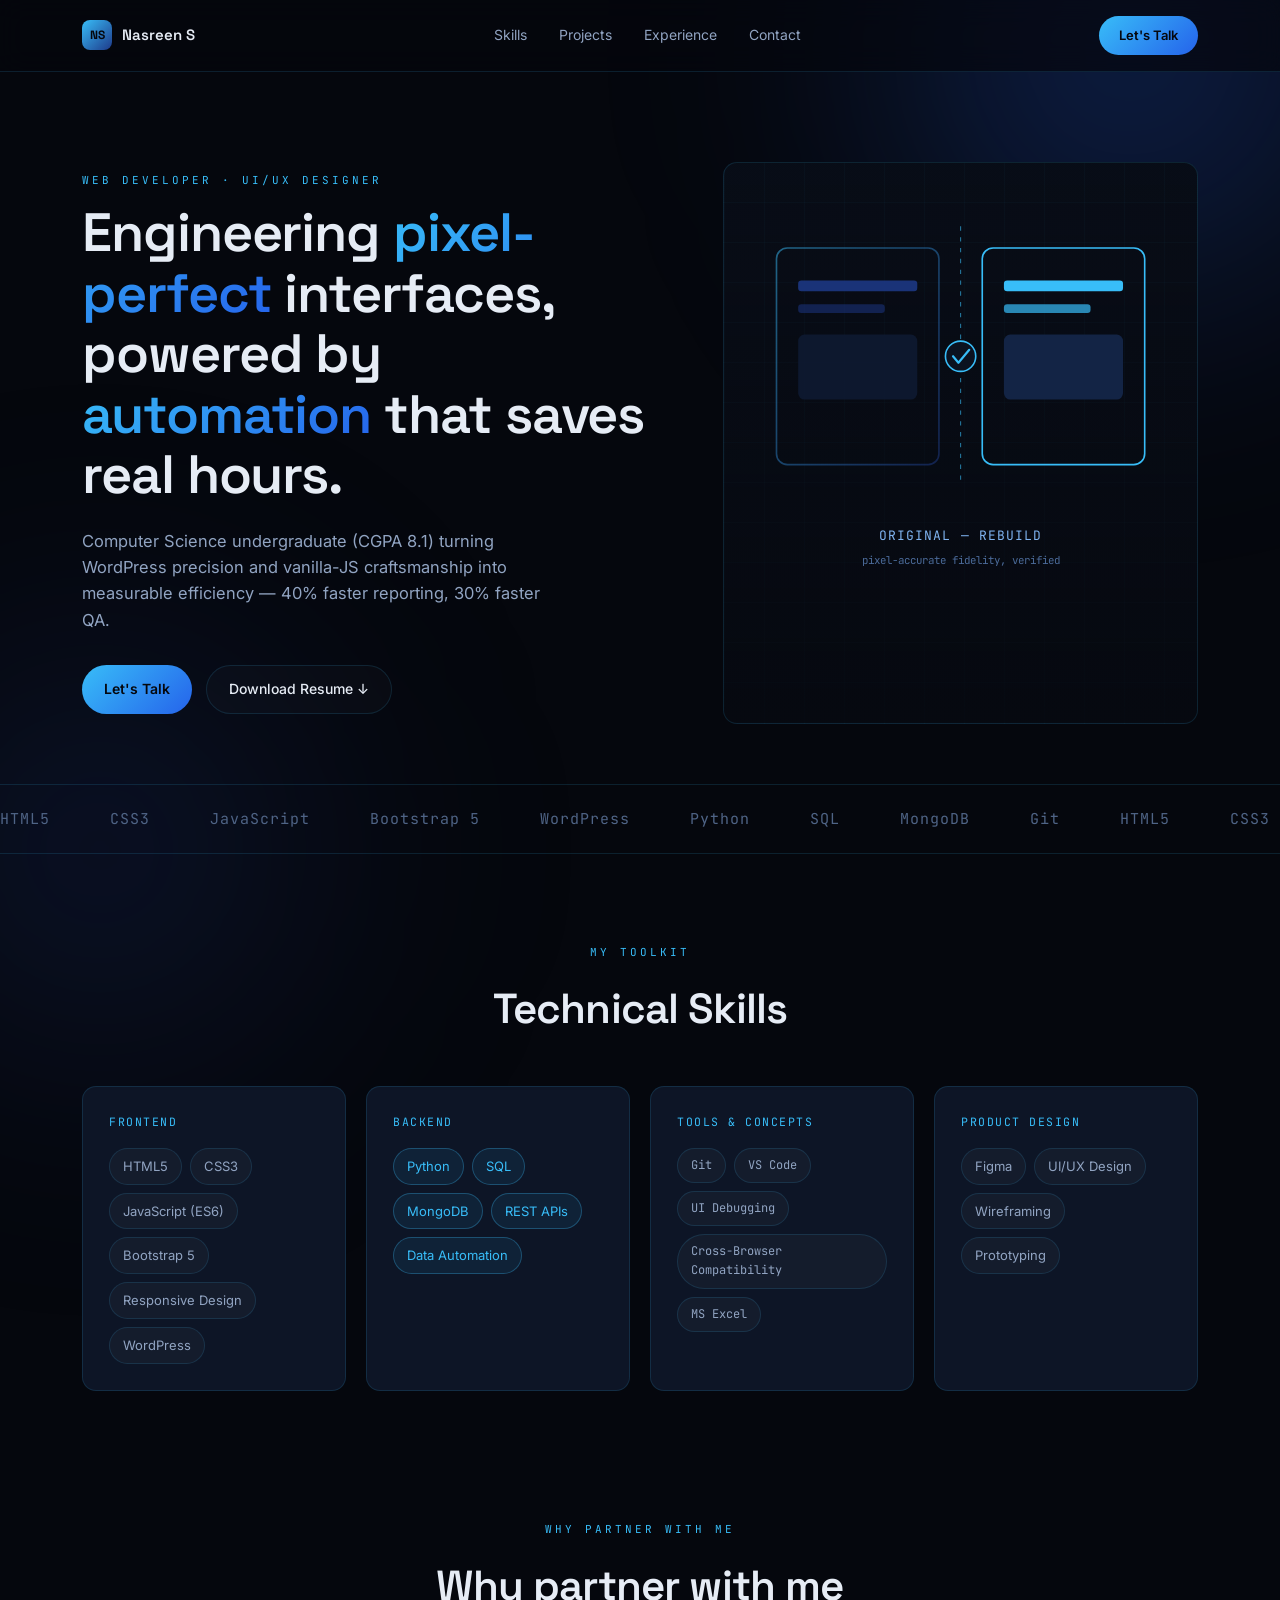
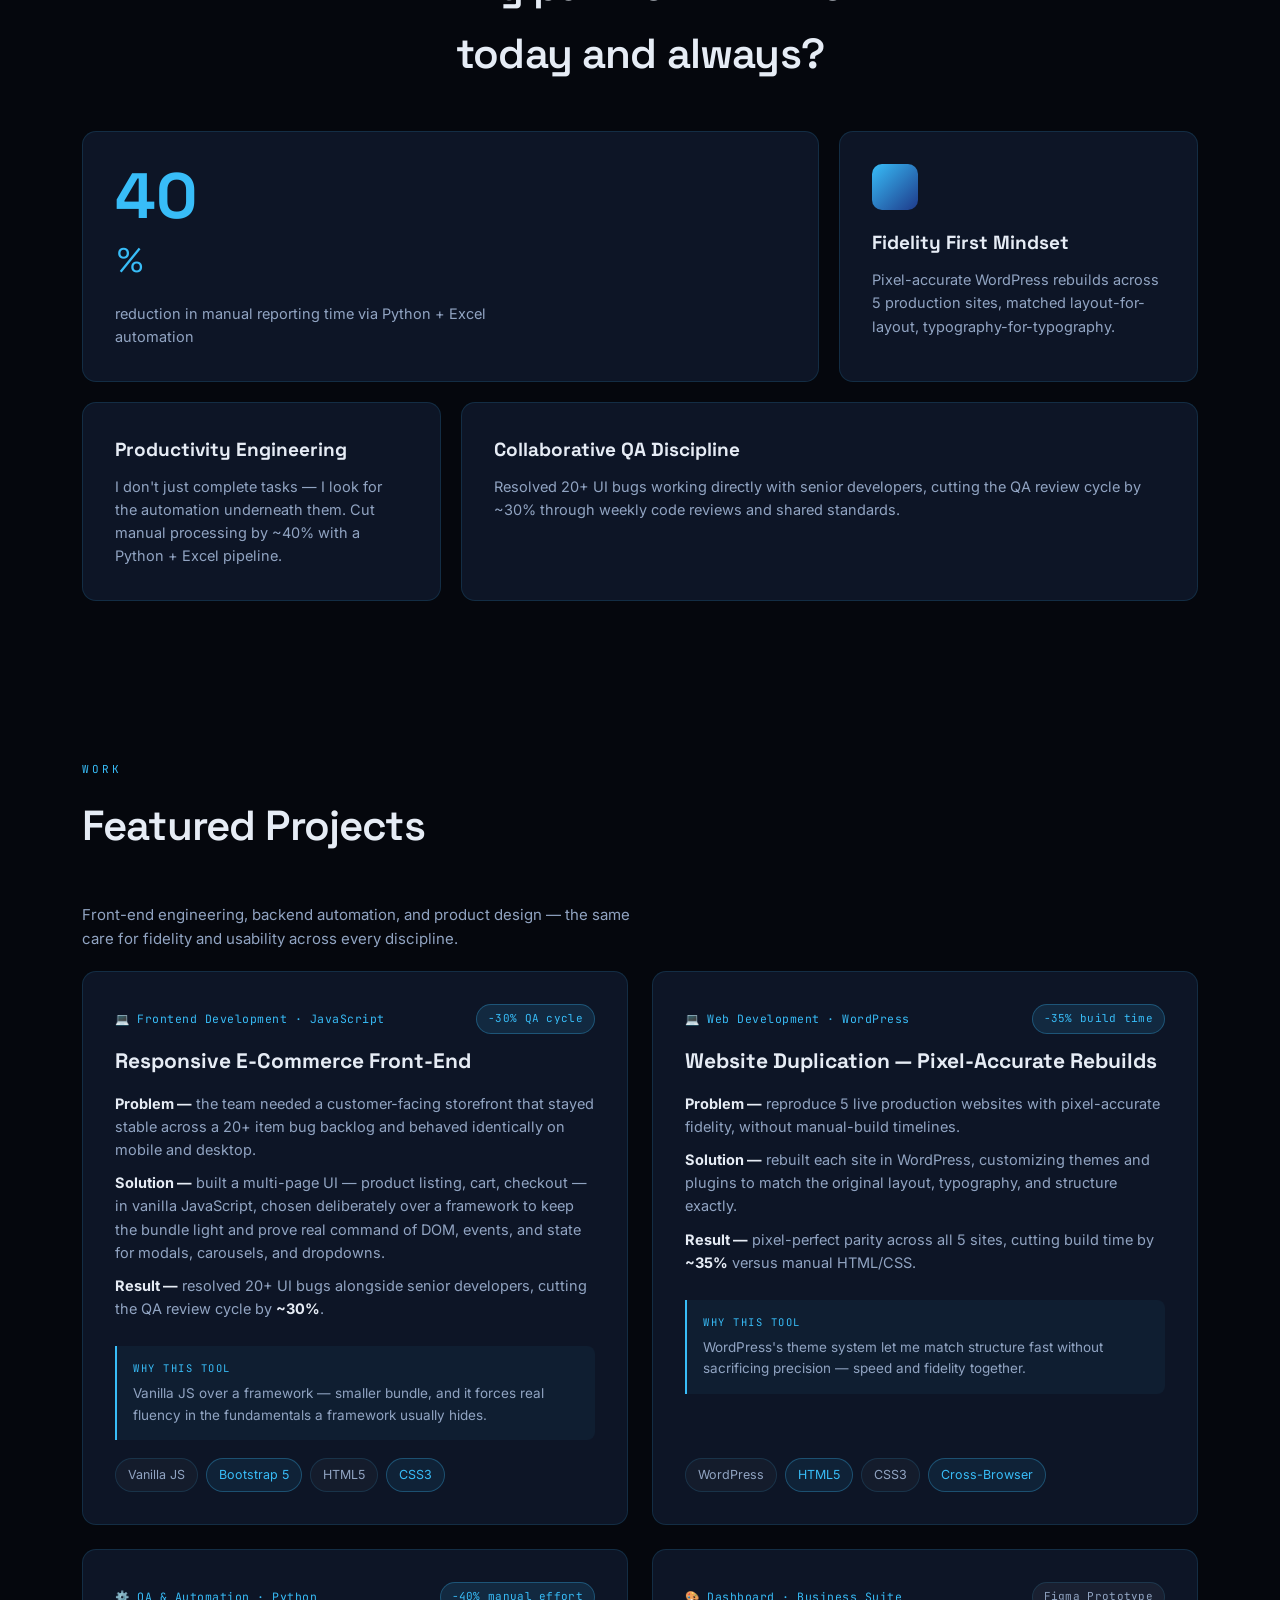
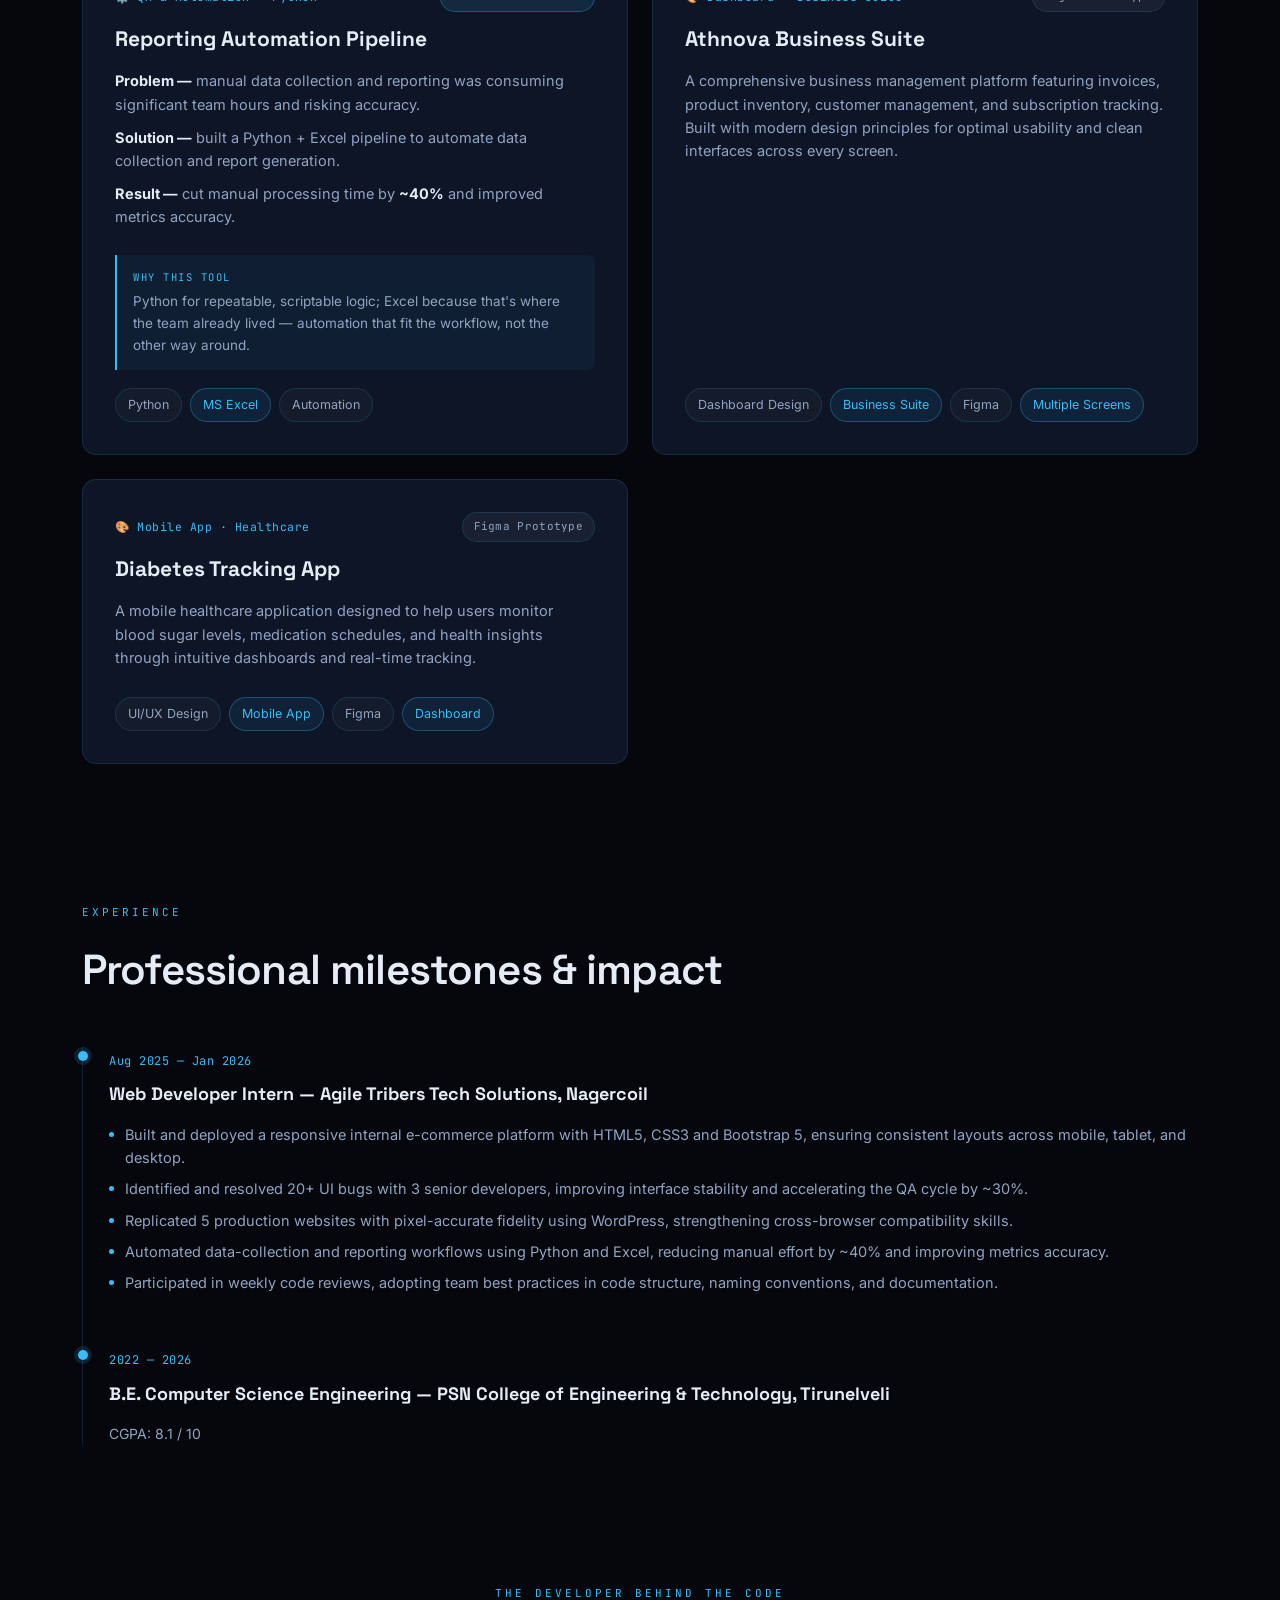
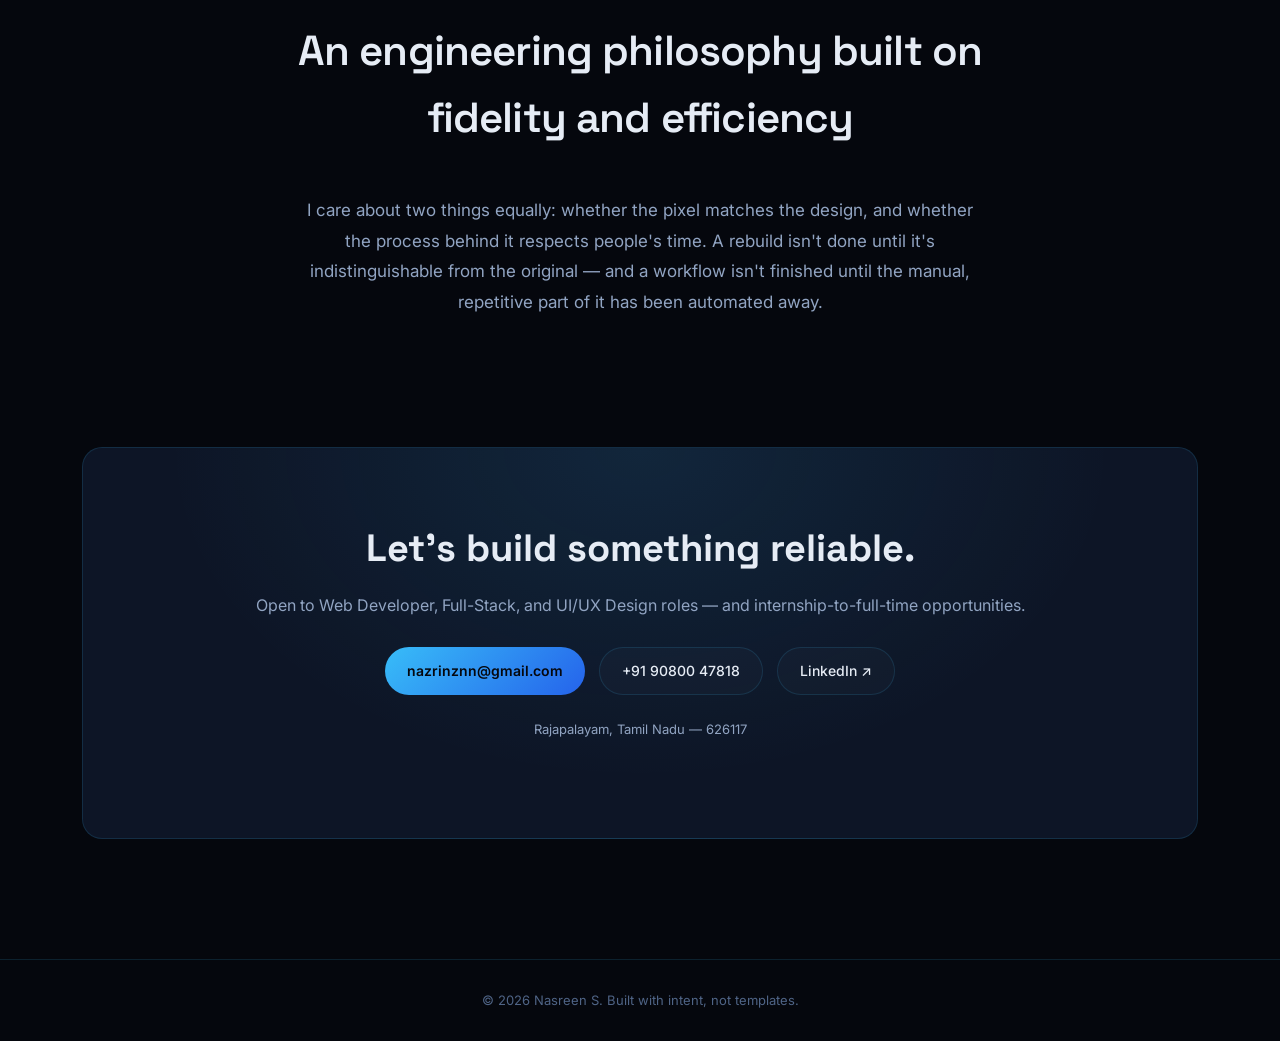
<file: index.html>
<!DOCTYPE html>
<html lang="en">
<head>
<meta charset="UTF-8">
<meta name="viewport" content="width=device-width, initial-scale=1.0">
<title>Nasreen S — Web Developer</title>
<link rel="preconnect" href="https://fonts.googleapis.com">
<link href="https://fonts.googleapis.com/css2?family=Space+Grotesk:wght@400;500;600;700&family=Inter:wght@400;500;600;700&family=JetBrains+Mono:wght@400;500&display=swap" rel="stylesheet">
<link rel="stylesheet" href="style.css">
</head>
<body>

<!-- glow backdrop -->
<div class="glow glow-top"></div>
<div class="glow glow-bottom"></div>

<!-- NAV -->
<header class="nav">
  <div class="nav-inner">
    <div class="brand"><span class="brand-mark">NS</span> Nasreen S</div>
    <nav class="nav-links">
      <a href="#skills">Skills</a>
      <a href="#projects">Projects</a>
      <a href="#experience">Experience</a>
      <a href="#contact">Contact</a>
    </nav>
    <a href="#contact" class="btn btn-primary nav-cta">Let's Talk</a>
    <button id="hamburger" class="hamburger" aria-label="Open menu" aria-expanded="false">
      <span></span><span></span><span></span>
    </button>
  </div>
</header>

<div id="mobileOverlay" class="mobile-overlay"></div>
<nav id="mobileMenu" class="mobile-menu">
  <a class="mobile-link" href="#skills">Skills</a>
  <a class="mobile-link" href="#projects">Projects</a>
  <a class="mobile-link" href="#experience">Experience</a>
  <a class="mobile-link" href="#contact">Contact</a>
  <a class="mobile-link mobile-cta btn btn-primary" href="#contact">Let's Talk</a>
</nav>

<main>
  <!-- HERO -->
  <section class="hero">
    <div class="hero-grid">
      <div class="hero-copy">
        <p class="eyebrow fade-up">WEB DEVELOPER · UI/UX DESIGNER</p>
        <h1>Engineering <span class="accent">pixel-perfect</span> interfaces, powered by <span class="accent">automation</span> that saves real hours.</h1>
        <p class="hero-sub">Computer Science undergraduate (CGPA 8.1) turning WordPress precision and vanilla-JS craftsmanship into measurable efficiency — 40% faster reporting, 30% faster QA.</p>
        <div class="hero-actions">
          <a href="#contact" class="btn btn-primary">Let's Talk</a>
          <a href="#" class="btn btn-ghost">Download Resume ↓</a>
        </div>
      </div>

      <div class="hero-visual">
        <div class="tile-field">
          <svg viewBox="0 0 400 480" class="signature-svg" aria-hidden="true">
            <defs>
              <linearGradient id="gline" x1="0" y1="0" x2="1" y2="1">
                <stop offset="0%" stop-color="#38bdf8"/>
                <stop offset="100%" stop-color="#1e3a8a"/>
              </linearGradient>
            </defs>
            <!-- abstract "before/after" fidelity motif -->
            <rect x="30" y="60" width="150" height="200" rx="10" fill="none" stroke="url(#gline)" stroke-width="1.5" opacity="0.5"/>
            <rect x="220" y="60" width="150" height="200" rx="10" fill="none" stroke="#38bdf8" stroke-width="1.5"/>
            <line x1="200" y1="40" x2="200" y2="280" stroke="#38bdf8" stroke-width="1" stroke-dasharray="4 6" opacity="0.6"/>
            <circle cx="200" cy="160" r="14" fill="#0b1220" stroke="#38bdf8" stroke-width="1.5"/>
            <path d="M193 160 L198 166 L208 154" stroke="#38bdf8" stroke-width="2" fill="none" stroke-linecap="round" stroke-linejoin="round"/>
            <g opacity="0.85">
              <rect x="50" y="90" width="110" height="10" rx="3" fill="#1e3a8a"/>
              <rect x="50" y="112" width="80" height="8" rx="3" fill="#1e3a8a" opacity="0.6"/>
              <rect x="50" y="140" width="110" height="60" rx="6" fill="#0f1b33"/>
            </g>
            <g>
              <rect x="240" y="90" width="110" height="10" rx="3" fill="#38bdf8"/>
              <rect x="240" y="112" width="80" height="8" rx="3" fill="#38bdf8" opacity="0.7"/>
              <rect x="240" y="140" width="110" height="60" rx="6" fill="#132445"/>
            </g>
            <text x="200" y="330" text-anchor="middle" fill="#7fb3f0" font-family="JetBrains Mono, monospace" font-size="12" letter-spacing="1">ORIGINAL — REBUILD</text>
            <text x="200" y="352" text-anchor="middle" fill="#4b6a99" font-family="JetBrains Mono, monospace" font-size="10">pixel-accurate fidelity, verified</text>
          </svg>
        </div>
      </div>
    </div>
  </section>

  <!-- STACK MARQUEE -->
  <section class="stack" id="stack">
    <div class="stack-track">
      <span>HTML5</span><span>CSS3</span><span>JavaScript</span><span>Bootstrap 5</span>
      <span>WordPress</span><span>Python</span><span>SQL</span><span>MongoDB</span><span>Git</span>
      <span>HTML5</span><span>CSS3</span><span>JavaScript</span><span>Bootstrap 5</span>
      <span>WordPress</span><span>Python</span><span>SQL</span><span>MongoDB</span><span>Git</span>
    </div>
  </section>

  <!-- SKILLS -->
  <section class="skills" id="skills">
    <p class="eyebrow center fade-up">MY TOOLKIT</p>
    <h2 class="section-title center fade-up">Technical Skills</h2>

    <div class="skills-container">
      <div class="skill-group fade-up">
        <div class="skill-group-title">Frontend</div>
        <div class="skill-list">
          <span class="skill-tag">HTML5</span>
          <span class="skill-tag">CSS3</span>
          <span class="skill-tag">JavaScript (ES6)</span>
          <span class="skill-tag">Bootstrap 5</span>
          <span class="skill-tag">Responsive Design</span>
          <span class="skill-tag">WordPress</span>
        </div>
      </div>

      <div class="skill-group fade-up">
        <div class="skill-group-title">Backend</div>
        <div class="skill-list">
          <span class="skill-tag accent">Python</span>
          <span class="skill-tag accent">SQL</span>
          <span class="skill-tag accent">MongoDB</span>
          <span class="skill-tag accent">REST APIs</span>
          <span class="skill-tag accent">Data Automation</span>
        </div>
      </div>

      <div class="skill-group fade-up">
        <div class="skill-group-title">Tools &amp; Concepts</div>
        <div class="skill-list">
          <span class="skill-tag code">Git</span>
          <span class="skill-tag code">VS Code</span>
          <span class="skill-tag code">UI Debugging</span>
          <span class="skill-tag code">Cross-Browser Compatibility</span>
          <span class="skill-tag code">MS Excel</span>
        </div>
      </div>

      <div class="skill-group fade-up">
        <div class="skill-group-title">Product Design</div>
        <div class="skill-list">
          <span class="skill-tag">Figma</span>
          <span class="skill-tag">UI/UX Design</span>
          <span class="skill-tag">Wireframing</span>
          <span class="skill-tag">Prototyping</span>
        </div>
      </div>
    </div>
  </section>

  <!-- WHY PARTNER -->
  <section class="why">
    <p class="eyebrow center fade-up">WHY PARTNER WITH ME</p>
    <h2 class="section-title center fade-up">Why partner with me<br>today and always?</h2>

    <div class="why-grid">
      <div class="why-card why-card-wide fade-up">
        <div class="metric-panel">
          <span class="metric-value" data-target="40">0</span><span class="metric-unit">%</span>
          <p class="metric-label">reduction in manual reporting time via Python + Excel automation</p>
        </div>
      </div>
      <div class="why-card fade-up">
        <div class="mini-graphic"></div>
        <h3>Fidelity First Mindset</h3>
        <p>Pixel-accurate WordPress rebuilds across 5 production sites, matched layout-for-layout, typography-for-typography.</p>
      </div>
      <div class="why-card fade-up">
        <h3>Productivity Engineering</h3>
        <p>I don't just complete tasks — I look for the automation underneath them. Cut manual processing by ~40% with a Python + Excel pipeline.</p>
      </div>
      <div class="why-card why-card-wide fade-up">
        <h3>Collaborative QA Discipline</h3>
        <p>Resolved 20+ UI bugs working directly with senior developers, cutting the QA review cycle by ~30% through weekly code reviews and shared standards.</p>
      </div>
    </div>
  </section>

  <!-- PROJECTS -->
  <section class="projects" id="projects">
    <div class="projects-head">
      <div>
        <p class="eyebrow fade-up">WORK</p>
        <h2 class="section-title fade-up">Featured Projects</h2>
        <p class="projects-sub fade-up">Front-end engineering, backend automation, and product design — the same care for fidelity and usability across every discipline.</p>
      </div>
    </div>

    <div class="case-list case-list--text">

      <article class="case-card--text fade-up">
        <div class="project-top">
          <span class="tag">💻 Frontend Development · JavaScript</span>
          <span class="impact-badge">−30% QA cycle</span>
        </div>
        <h3>Responsive E-Commerce Front-End</h3>
        <p><strong>Problem —</strong> the team needed a customer-facing storefront that stayed stable across a 20+ item bug backlog and behaved identically on mobile and desktop.</p>
        <p><strong>Solution —</strong> built a multi-page UI — product listing, cart, checkout — in vanilla JavaScript, chosen deliberately over a framework to keep the bundle light and prove real command of DOM, events, and state for modals, carousels, and dropdowns.</p>
        <p><strong>Result —</strong> resolved 20+ UI bugs alongside senior developers, cutting the QA review cycle by <strong>~30%</strong>.</p>
        <div class="why-tool">
          <span class="why-tool-label">Why this tool</span>
          <p>Vanilla JS over a framework — smaller bundle, and it forces real fluency in the fundamentals a framework usually hides.</p>
        </div>
        <div class="project-tags-row">
          <span class="tag-pill">Vanilla JS</span>
          <span class="tag-pill accent">Bootstrap 5</span>
          <span class="tag-pill">HTML5</span>
          <span class="tag-pill accent">CSS3</span>
        </div>
      </article>

      <article class="case-card--text fade-up">
        <div class="project-top">
          <span class="tag">💻 Web Development · WordPress</span>
          <span class="impact-badge">−35% build time</span>
        </div>
        <h3>Website Duplication — Pixel-Accurate Rebuilds</h3>
        <p><strong>Problem —</strong> reproduce 5 live production websites with pixel-accurate fidelity, without manual-build timelines.</p>
        <p><strong>Solution —</strong> rebuilt each site in WordPress, customizing themes and plugins to match the original layout, typography, and structure exactly.</p>
        <p><strong>Result —</strong> pixel-perfect parity across all 5 sites, cutting build time by <strong>~35%</strong> versus manual HTML/CSS.</p>
        <div class="why-tool">
          <span class="why-tool-label">Why this tool</span>
          <p>WordPress's theme system let me match structure fast without sacrificing precision — speed and fidelity together.</p>
        </div>
        <div class="project-tags-row">
          <span class="tag-pill">WordPress</span>
          <span class="tag-pill accent">HTML5</span>
          <span class="tag-pill">CSS3</span>
          <span class="tag-pill accent">Cross-Browser</span>
        </div>
      </article>

      <article class="case-card--text fade-up">
        <div class="project-top">
          <span class="tag">⚙️ QA &amp; Automation · Python</span>
          <span class="impact-badge">−40% manual effort</span>
        </div>
        <h3>Reporting Automation Pipeline</h3>
        <p><strong>Problem —</strong> manual data collection and reporting was consuming significant team hours and risking accuracy.</p>
        <p><strong>Solution —</strong> built a Python + Excel pipeline to automate data collection and report generation.</p>
        <p><strong>Result —</strong> cut manual processing time by <strong>~40%</strong> and improved metrics accuracy.</p>
        <div class="why-tool">
          <span class="why-tool-label">Why this tool</span>
          <p>Python for repeatable, scriptable logic; Excel because that's where the team already lived — automation that fit the workflow, not the other way around.</p>
        </div>
        <div class="project-tags-row">
          <span class="tag-pill">Python</span>
          <span class="tag-pill accent">MS Excel</span>
          <span class="tag-pill">Automation</span>
        </div>
      </article>

      <article class="case-card--text fade-up">
        <div class="project-top">
          <span class="tag">🎨 Dashboard · Business Suite</span>
          <span class="impact-badge impact-badge--design">Figma Prototype</span>
        </div>
        <h3>Athnova Business Suite</h3>
        <p>A comprehensive business management platform featuring invoices, product inventory, customer management, and subscription tracking. Built with modern design principles for optimal usability and clean interfaces across every screen.</p>
        <div class="project-tags-row">
          <span class="tag-pill">Dashboard Design</span>
          <span class="tag-pill accent">Business Suite</span>
          <span class="tag-pill">Figma</span>
          <span class="tag-pill accent">Multiple Screens</span>
        </div>
      </article>

      <article class="case-card--text fade-up">
        <div class="project-top">
          <span class="tag">🎨 Mobile App · Healthcare</span>
          <span class="impact-badge impact-badge--design">Figma Prototype</span>
        </div>
        <h3>Diabetes Tracking App</h3>
        <p>A mobile healthcare application designed to help users monitor blood sugar levels, medication schedules, and health insights through intuitive dashboards and real-time tracking.</p>
        <div class="project-tags-row">
          <span class="tag-pill">UI/UX Design</span>
          <span class="tag-pill accent">Mobile App</span>
          <span class="tag-pill">Figma</span>
          <span class="tag-pill accent">Dashboard</span>
        </div>
      </article>

    </div>
  </section>

  <!-- EXPERIENCE -->
  <section class="experience" id="experience">
    <p class="eyebrow fade-up">EXPERIENCE</p>
    <h2 class="section-title fade-up">Professional milestones &amp; impact</h2>

    <div class="timeline">
      <div class="timeline-item fade-up">
        <div class="timeline-marker"></div>
        <div class="timeline-content">
          <span class="timeline-date">Aug 2025 — Jan 2026</span>
          <h3>Web Developer Intern — Agile Tribers Tech Solutions, Nagercoil</h3>
          <ul>
            <li>Built and deployed a responsive internal e-commerce platform with HTML5, CSS3 and Bootstrap 5, ensuring consistent layouts across mobile, tablet, and desktop.</li>
            <li>Identified and resolved 20+ UI bugs with 3 senior developers, improving interface stability and accelerating the QA cycle by ~30%.</li>
            <li>Replicated 5 production websites with pixel-accurate fidelity using WordPress, strengthening cross-browser compatibility skills.</li>
            <li>Automated data-collection and reporting workflows using Python and Excel, reducing manual effort by ~40% and improving metrics accuracy.</li>
            <li>Participated in weekly code reviews, adopting team best practices in code structure, naming conventions, and documentation.</li>
          </ul>
        </div>
      </div>

      <div class="timeline-item fade-up">
        <div class="timeline-marker"></div>
        <div class="timeline-content">
          <span class="timeline-date">2022 — 2026</span>
          <h3>B.E. Computer Science Engineering — PSN College of Engineering &amp; Technology, Tirunelveli</h3>
          <p class="timeline-note">CGPA: 8.1 / 10</p>
        </div>
      </div>
    </div>
  </section>

  <!-- PHILOSOPHY -->
  <section class="philosophy">
    <p class="eyebrow center fade-up">THE DEVELOPER BEHIND THE CODE</p>
    <h2 class="section-title center fade-up">An engineering philosophy built on fidelity and efficiency</h2>
    <p class="philosophy-text fade-up">I care about two things equally: whether the pixel matches the design, and whether the process behind it respects people's time. A rebuild isn't done until it's indistinguishable from the original — and a workflow isn't finished until the manual, repetitive part of it has been automated away.</p>
  </section>

  <!-- CONTACT -->
  <section class="contact" id="contact">
    <div class="contact-card fade-up">
      <h2>Let's build something reliable.</h2>
      <p>Open to Web Developer, Full-Stack, and UI/UX Design roles — and internship-to-full-time opportunities.</p>
      <div class="contact-links">
        <a class="btn btn-primary" href="mailto:nazrinznn@gmail.com">nazrinznn@gmail.com</a>
        <a class="btn btn-ghost" href="tel:+919080047818">+91 90800 47818</a>
        <a class="btn btn-ghost" href="https://www.linkedin.com/in/nasreen-s-b79a0b393" target="_blank" rel="noopener">LinkedIn ↗</a>
      </div>
      <p class="contact-location">Rajapalayam, Tamil Nadu — 626117</p>
    </div>
  </section>
</main>

<footer class="footer">
  <p>© 2026 Nasreen S. Built with intent, not templates.</p>
</footer>

<script>
  // ── HAMBURGER MENU ──
  const hamburger = document.getElementById('hamburger');
  const mobileMenu = document.getElementById('mobileMenu');
  const mobileOverlay = document.getElementById('mobileOverlay');

  function openMenu() {
    hamburger.classList.add('open');
    mobileMenu.classList.add('open');
    mobileOverlay.classList.add('open');
    hamburger.setAttribute('aria-expanded', 'true');
    document.body.style.overflow = 'hidden';
  }
  function closeMenu() {
    hamburger.classList.remove('open');
    mobileMenu.classList.remove('open');
    mobileOverlay.classList.remove('open');
    hamburger.setAttribute('aria-expanded', 'false');
    document.body.style.overflow = '';
  }
  hamburger.addEventListener('click', () => {
    hamburger.classList.contains('open') ? closeMenu() : openMenu();
  });
  mobileOverlay.addEventListener('click', closeMenu);
  document.querySelectorAll('.mobile-link').forEach(link => link.addEventListener('click', closeMenu));
  document.addEventListener('keydown', (e) => { if (e.key === 'Escape') closeMenu(); });

  // ── FADE-UP SCROLL REVEAL ──
  const revealObserver = new IntersectionObserver((entries) => {
    entries.forEach((entry, i) => {
      if (entry.isIntersecting) {
        setTimeout(() => entry.target.classList.add('visible'), i * 60);
        revealObserver.unobserve(entry.target);
      }
    });
  }, { threshold: 0.12 });
  document.querySelectorAll('.fade-up').forEach(el => revealObserver.observe(el));

  // ── PROJECT CAROUSELS ──
  function getCarousel(el) { return el.closest('.project-carousel'); }
  function getCurrentIndex(carousel) {
    const dots = carousel.querySelectorAll('.dot');
    return Array.from(dots).indexOf(carousel.querySelector('.dot.active'));
  }
  function goToIndex(carousel, index) {
    const dots = carousel.querySelectorAll('.dot');
    const total = dots.length;
    const safeIndex = ((index % total) + total) % total;
    carousel.querySelector('.dot.active').classList.remove('active');
    dots[safeIndex].classList.add('active');
    carousel.querySelector('.carousel-track').style.transform = `translateX(-${safeIndex * 100}%)`;
  }
  function nextSlide(button) { const c = getCarousel(button); goToIndex(c, getCurrentIndex(c) + 1); }
  function prevSlide(button) { const c = getCarousel(button); goToIndex(c, getCurrentIndex(c) - 1); }
  function goToSlide(dot, index) { goToIndex(getCarousel(dot), index); }

  document.querySelectorAll('.project-carousel').forEach(carousel => {
    let startX = 0, startY = 0, dragging = false;
    carousel.addEventListener('touchstart', e => {
      startX = e.touches[0].clientX; startY = e.touches[0].clientY; dragging = true;
    }, { passive: true });
    carousel.addEventListener('touchmove', e => {
      if (!dragging) return;
      const dx = e.touches[0].clientX - startX, dy = e.touches[0].clientY - startY;
      if (Math.abs(dx) > Math.abs(dy)) e.preventDefault();
    }, { passive: false });
    carousel.addEventListener('touchend', e => {
      if (!dragging) return;
      dragging = false;
      const dx = e.changedTouches[0].clientX - startX, dy = e.changedTouches[0].clientY - startY;
      if (Math.abs(dx) > Math.abs(dy) && Math.abs(dx) > 40) {
        dx < 0 ? goToIndex(carousel, getCurrentIndex(carousel) + 1) : goToIndex(carousel, getCurrentIndex(carousel) - 1);
      }
    }, { passive: true });
  });

  // ── AUTOMATION METRIC COUNTER ──
  const counter = document.querySelector('[data-target]');
  if (counter) {
    const target = parseInt(counter.dataset.target, 10);
    const obs = new IntersectionObserver((entries) => {
      entries.forEach(entry => {
        if (entry.isIntersecting) {
          let current = 0;
          const step = Math.ceil(target / 40);
          const interval = setInterval(() => {
            current += step;
            if (current >= target) { current = target; clearInterval(interval); }
            counter.textContent = current;
          }, 30);
          obs.disconnect();
        }
      });
    }, { threshold: 0.4 });
    obs.observe(counter);
  }
</script>
</body>
</html>
</file>
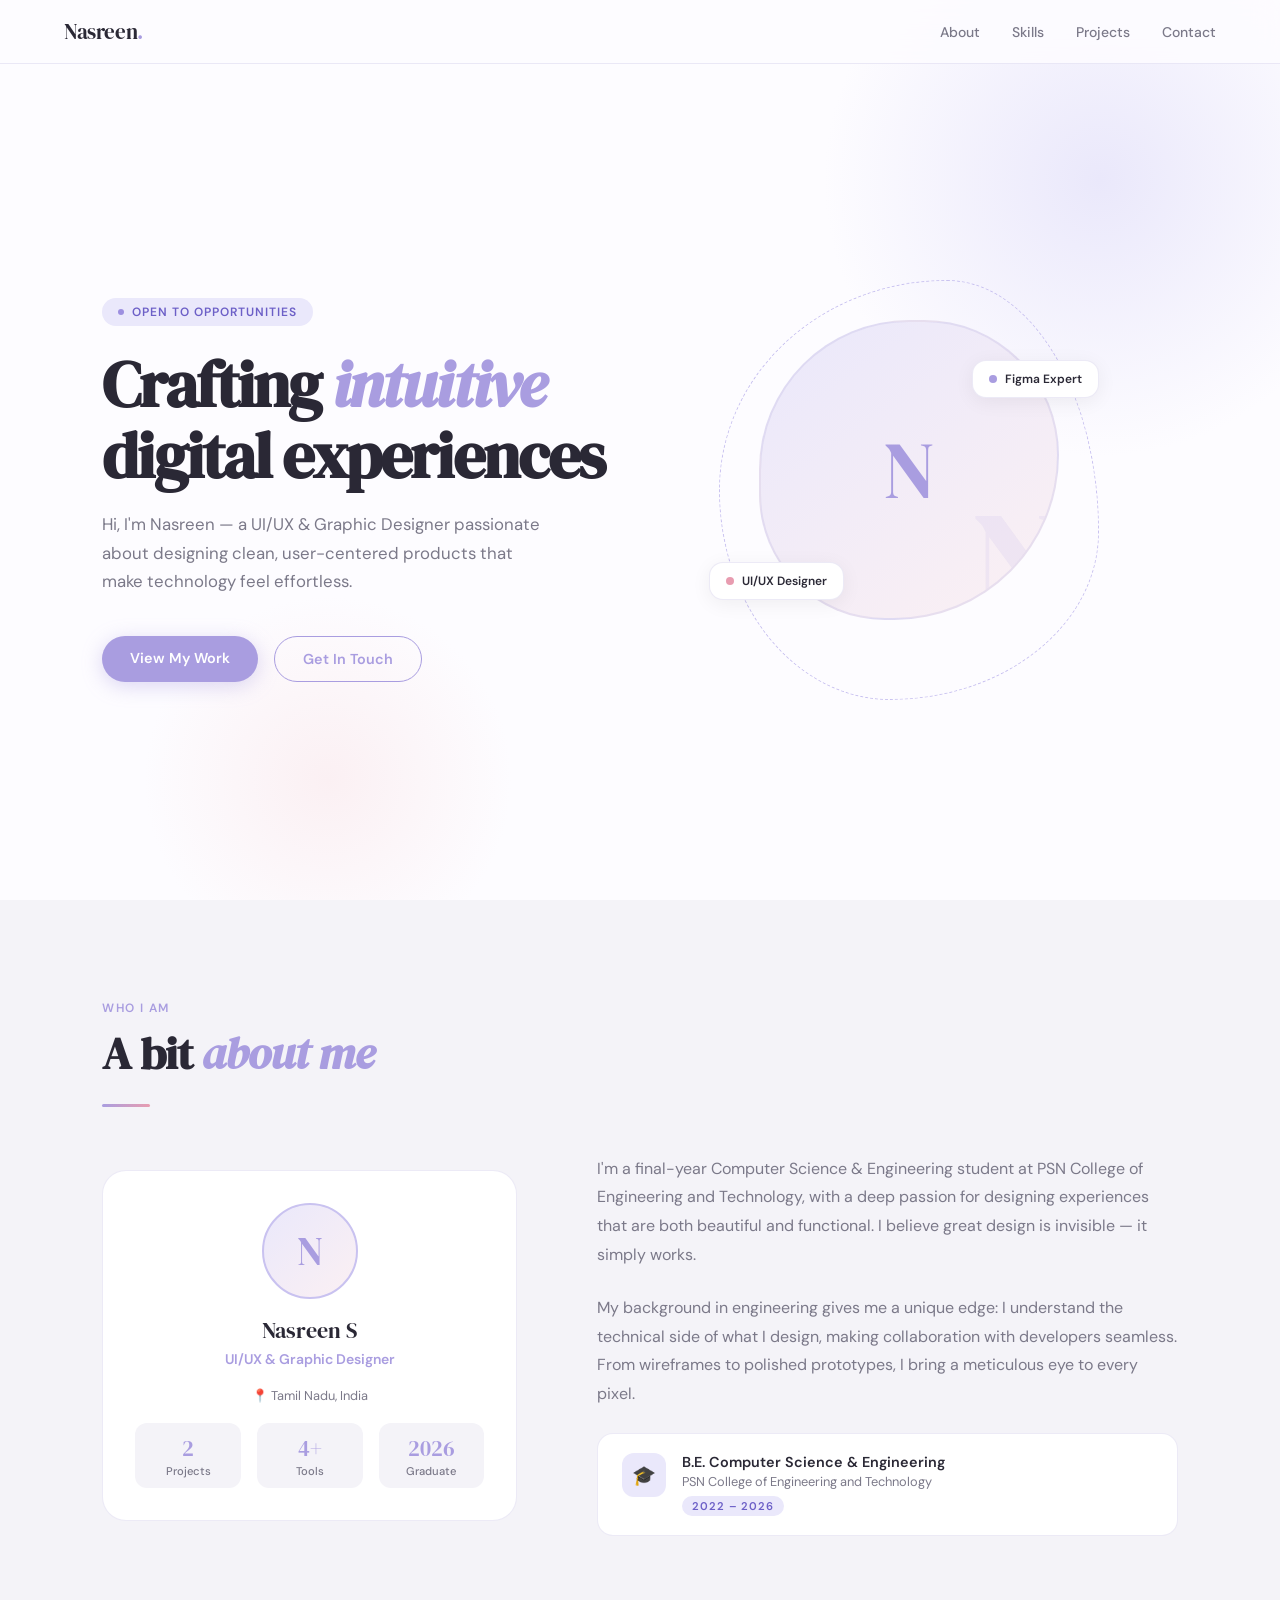
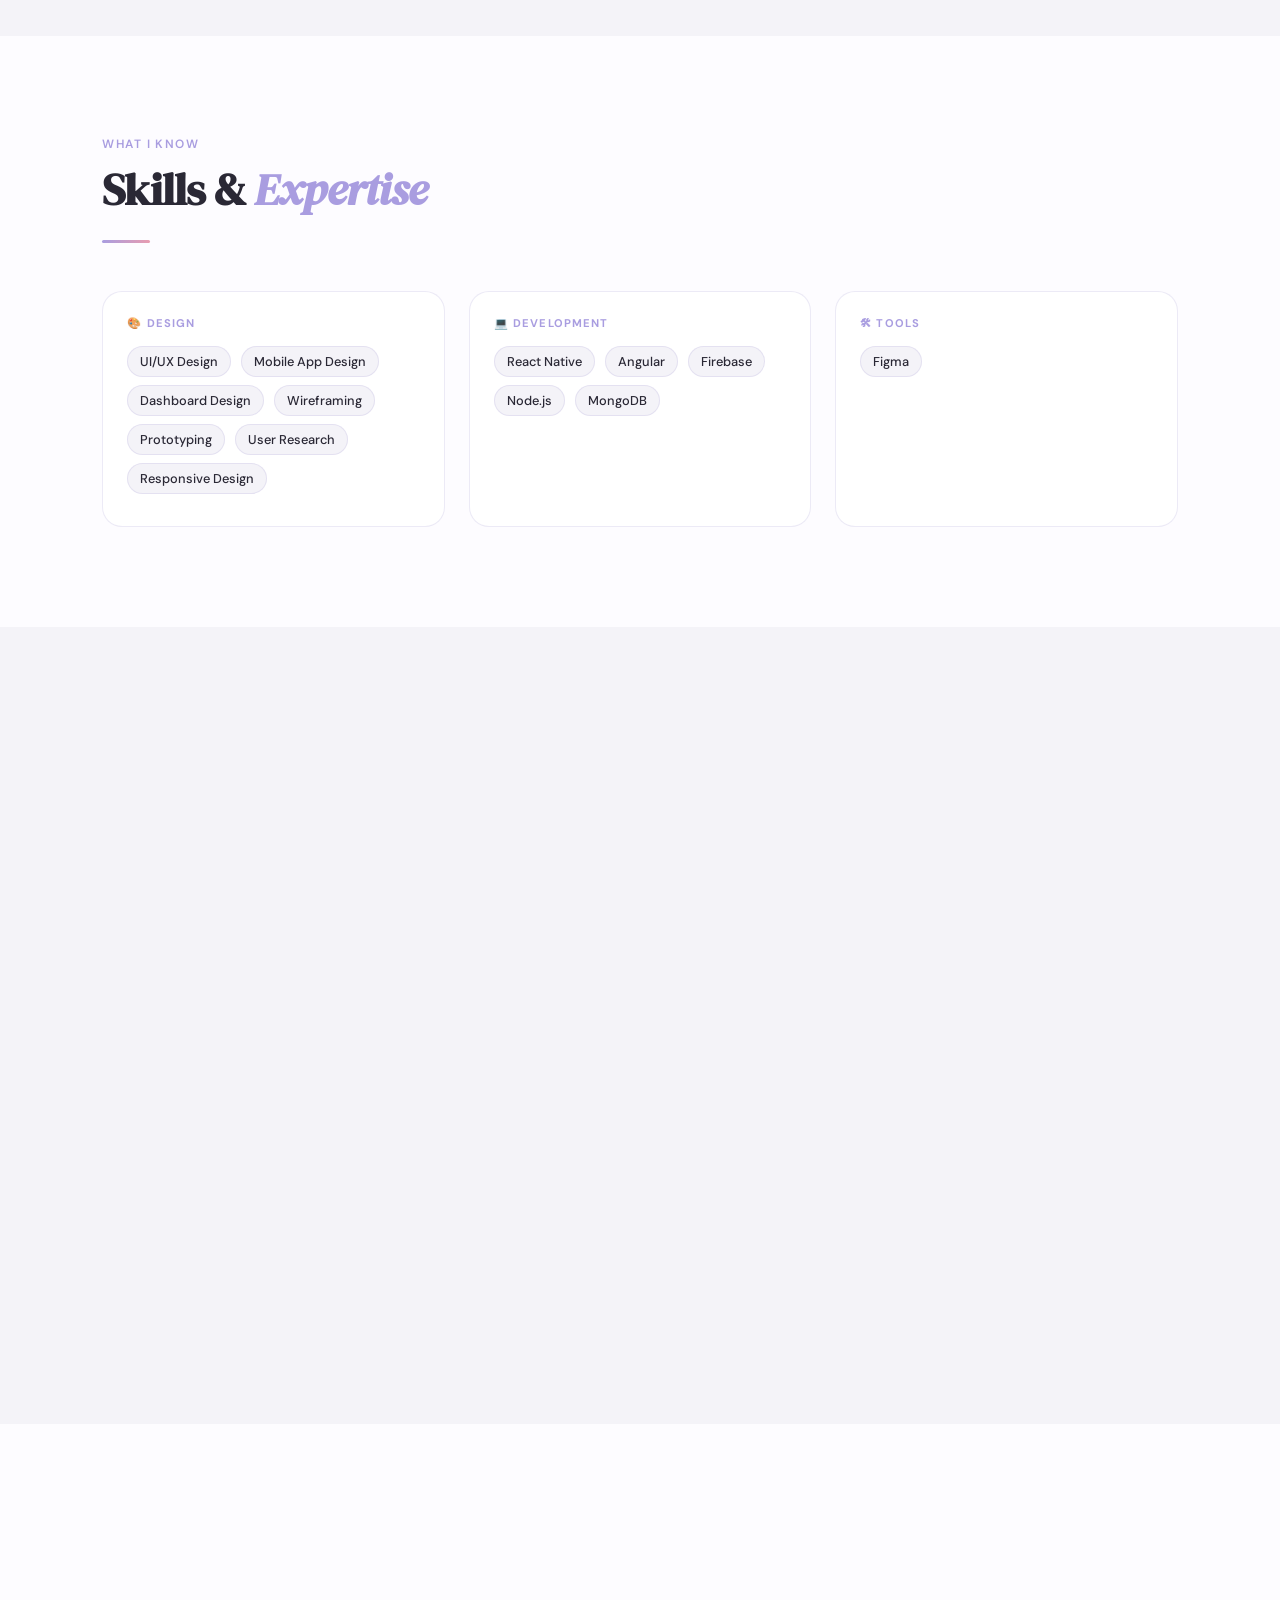
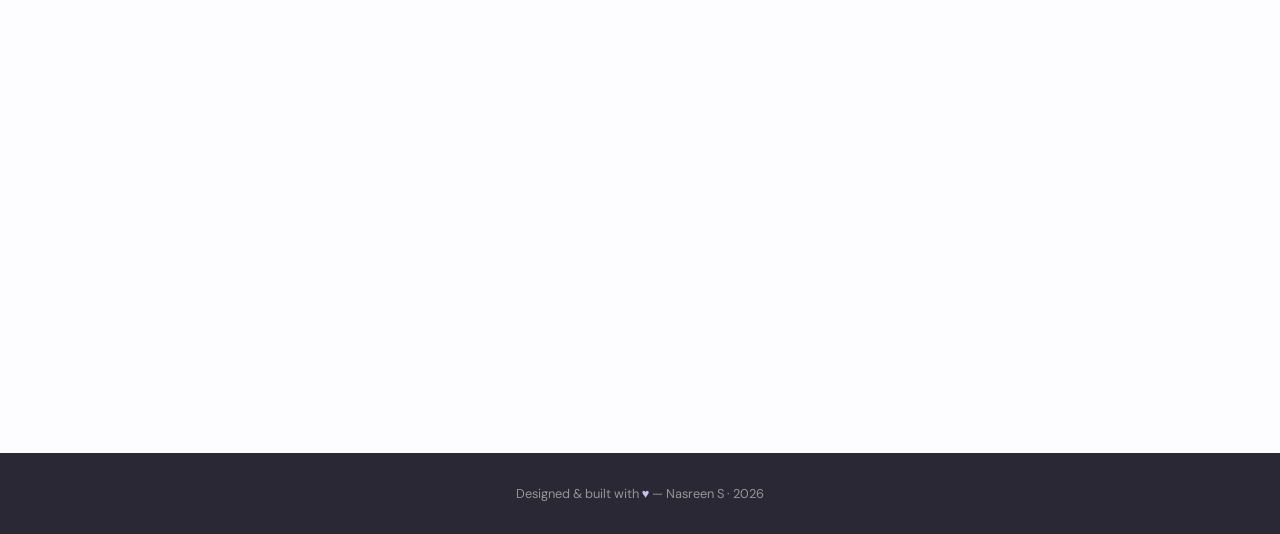
<file: nasreen_portfolio.html>
<!DOCTYPE html>
<html lang="en">
<head>
<meta charset="UTF-8" />
<meta name="viewport" content="width=device-width, initial-scale=1.0"/>
<title>Nasreen S — UI/UX Designer</title>
<link href="https://fonts.googleapis.com/css2?family=DM+Serif+Display:ital@0;1&family=DM+Sans:wght@300;400;500;600&display=swap" rel="stylesheet"/>
<style>
  *, *::before, *::after { margin: 0; padding: 0; box-sizing: border-box; }

  :root {
    --lavender: #C9C2F0;
    --lavender-light: #EAE8FB;
    --lavender-mid: #A99DE0;
    --pink: #F2C4D0;
    --pink-light: #FBF0F3;
    --pink-mid: #E89CB0;
    --white: #FDFCFF;
    --gray-light: #F4F3F8;
    --gray-mid: #9896A4;
    --gray-dark: #3E3C4A;
    --text-main: #2A2835;
    --text-muted: #7B7989;
    --card-bg: #FFFFFF;
    --border: rgba(180,170,220,0.25);
  }

  html { scroll-behavior: smooth; }

  body {
    font-family: 'DM Sans', sans-serif;
    background: var(--white);
    color: var(--text-main);
    overflow-x: hidden;
  }

  /* ── NAV ── */
  nav {
    position: fixed; top: 0; width: 100%; z-index: 100;
    background: rgba(253,252,255,0.85);
    backdrop-filter: blur(12px);
    border-bottom: 1px solid var(--border);
    padding: 0 5%;
    display: flex; align-items: center; justify-content: space-between;
    height: 64px;
  }
  .nav-logo {
    font-family: 'DM Serif Display', serif;
    font-size: 1.3rem;
    color: var(--text-main);
    letter-spacing: -0.02em;
  }
  .nav-logo span { color: var(--lavender-mid); }
  .nav-links { display: flex; gap: 2rem; list-style: none; }
  .nav-links a {
    text-decoration: none;
    color: var(--text-muted);
    font-size: 0.875rem;
    font-weight: 500;
    transition: color 0.2s;
  }
  .nav-links a:hover { color: var(--lavender-mid); }

  /* ── HERO ── */
  .hero {
    min-height: 100vh;
    display: grid;
    grid-template-columns: 1fr 1fr;
    align-items: center;
    padding: 80px 8% 0;
    position: relative;
    overflow: hidden;
  }
  .hero::before {
    content: '';
    position: absolute;
    top: -120px; right: -120px;
    width: 600px; height: 600px;
    background: radial-gradient(circle, #EAE8FB 0%, transparent 65%);
    pointer-events: none;
  }
  .hero::after {
    content: '';
    position: absolute;
    bottom: -80px; left: 10%;
    width: 400px; height: 400px;
    background: radial-gradient(circle, #FBF0F3 0%, transparent 65%);
    pointer-events: none;
  }
  .hero-text { position: relative; z-index: 2; }
  .hero-badge {
    display: inline-flex; align-items: center; gap: 8px;
    background: var(--lavender-light);
    color: #6C5FC7;
    font-size: 0.75rem; font-weight: 600;
    letter-spacing: 0.08em; text-transform: uppercase;
    padding: 6px 16px; border-radius: 100px;
    margin-bottom: 1.5rem;
  }
  .hero-badge::before {
    content: '';
    width: 6px; height: 6px; border-radius: 50%;
    background: #9D8FE0;
    animation: pulse 2s infinite;
  }
  @keyframes pulse {
    0%,100%{opacity:1;transform:scale(1)}
    50%{opacity:0.5;transform:scale(1.3)}
  }
  h1 {
    font-family: 'DM Serif Display', serif;
    font-size: clamp(2.8rem, 5vw, 4.2rem);
    line-height: 1.1;
    letter-spacing: -0.03em;
    color: var(--text-main);
    margin-bottom: 1.2rem;
  }
  h1 em {
    font-style: italic;
    color: var(--lavender-mid);
  }
  .hero-sub {
    font-size: 1.05rem;
    color: var(--text-muted);
    line-height: 1.7;
    max-width: 440px;
    margin-bottom: 2.5rem;
  }
  .hero-ctas { display: flex; gap: 1rem; flex-wrap: wrap; }
  .btn-primary {
    background: var(--lavender-mid);
    color: #fff;
    text-decoration: none;
    padding: 13px 28px;
    border-radius: 100px;
    font-weight: 600; font-size: 0.9rem;
    transition: all 0.25s;
    box-shadow: 0 4px 20px rgba(169,157,224,0.4);
  }
  .btn-primary:hover { background: #8C7FCB; transform: translateY(-2px); box-shadow: 0 8px 28px rgba(169,157,224,0.45); }
  .btn-outline {
    background: transparent;
    color: var(--lavender-mid);
    text-decoration: none;
    padding: 13px 28px;
    border-radius: 100px;
    border: 1.5px solid var(--lavender-mid);
    font-weight: 600; font-size: 0.9rem;
    transition: all 0.25s;
  }
  .btn-outline:hover { background: var(--lavender-light); transform: translateY(-2px); }

  /* ── HERO VISUAL ── */
  .hero-visual {
    display: flex;
    justify-content: center;
    align-items: center;
    position: relative;
    z-index: 2;
  }
  .avatar-wrap {
    position: relative;
    width: 340px; height: 380px;
  }
  .avatar-ring {
    position: absolute;
    top: -20px; left: -20px;
    width: 380px; height: 420px;
    border: 1.5px dashed var(--lavender);
    border-radius: 60% 40% 55% 45% / 50% 60% 40% 50%;
    animation: rotate 18s linear infinite;
  }
  @keyframes rotate { to { transform: rotate(360deg); } }
  .avatar-circle {
    width: 300px; height: 300px;
    border-radius: 50% 45% 55% 42%;
    background: linear-gradient(145deg, var(--lavender-light), var(--pink-light));
    display: flex; align-items: center; justify-content: center;
    font-family: 'DM Serif Display', serif;
    font-size: 5rem;
    color: var(--lavender-mid);
    margin: 20px auto 0;
    border: 2px solid var(--border);
    position: relative;
    overflow: hidden;
  }
  .avatar-circle::after {
    content: 'N';
    font-size: 9rem;
    opacity: 0.12;
    position: absolute;
    bottom: -1rem;
    right: -0.5rem;
    line-height: 1;
  }
  .float-chip {
    position: absolute;
    background: var(--card-bg);
    border: 1px solid var(--border);
    border-radius: 14px;
    padding: 10px 16px;
    font-size: 0.75rem; font-weight: 600;
    color: var(--text-main);
    box-shadow: 0 4px 20px rgba(0,0,0,0.06);
    white-space: nowrap;
    display: flex; align-items: center; gap: 8px;
  }
  .chip1 { bottom: 80px; left: -30px; }
  .chip2 { top: 60px; right: -20px; }
  .chip-dot { width: 8px; height: 8px; border-radius: 50%; background: var(--lavender-mid); }
  .chip-dot.pink { background: var(--pink-mid); }

  /* ── SECTIONS ── */
  section { padding: 100px 8%; }
  .section-label {
    font-size: 0.75rem; font-weight: 600;
    letter-spacing: 0.12em; text-transform: uppercase;
    color: var(--lavender-mid);
    margin-bottom: 0.75rem;
  }
  .section-title {
    font-family: 'DM Serif Display', serif;
    font-size: clamp(2rem, 3.5vw, 2.8rem);
    line-height: 1.15;
    color: var(--text-main);
    letter-spacing: -0.02em;
    margin-bottom: 1rem;
  }
  .divider {
    width: 48px; height: 3px;
    background: linear-gradient(90deg, var(--lavender-mid), var(--pink-mid));
    border-radius: 2px;
    margin: 1.5rem 0 3rem;
  }

  /* ── ABOUT ── */
  #about { background: var(--gray-light); }
  .about-grid {
    display: grid;
    grid-template-columns: 1fr 1.4fr;
    gap: 5rem;
    align-items: center;
  }
  .about-card {
    background: var(--card-bg);
    border: 1px solid var(--border);
    border-radius: 24px;
    padding: 2rem;
    text-align: center;
  }
  .avatar-sm {
    width: 96px; height: 96px;
    border-radius: 50%;
    background: linear-gradient(135deg, var(--lavender-light), var(--pink-light));
    display: flex; align-items: center; justify-content: center;
    font-family: 'DM Serif Display', serif;
    font-size: 2.5rem;
    color: var(--lavender-mid);
    margin: 0 auto 1rem;
    border: 2px solid var(--lavender);
  }
  .about-name { font-family: 'DM Serif Display', serif; font-size: 1.4rem; color: var(--text-main); }
  .about-role { color: var(--lavender-mid); font-size: 0.875rem; font-weight: 600; margin: 4px 0 1.2rem; }
  .about-stat-row { display: flex; gap: 1rem; justify-content: center; margin-top: 1.2rem; }
  .about-stat {
    background: var(--gray-light);
    border-radius: 12px;
    padding: 10px 16px;
    text-align: center;
    flex: 1;
  }
  .stat-num { font-family: 'DM Serif Display', serif; font-size: 1.4rem; color: var(--lavender-mid); }
  .stat-lbl { font-size: 0.7rem; color: var(--text-muted); font-weight: 500; }
  .about-info { display: flex; flex-direction: column; gap: 1.5rem; }
  .about-text {
    font-size: 1rem; line-height: 1.8;
    color: var(--text-muted);
  }
  .edu-card {
    background: var(--card-bg);
    border: 1px solid var(--border);
    border-radius: 16px;
    padding: 1.2rem 1.5rem;
    display: flex; gap: 1rem; align-items: flex-start;
  }
  .edu-icon {
    width: 44px; height: 44px; border-radius: 12px;
    background: var(--lavender-light);
    display: flex; align-items: center; justify-content: center;
    flex-shrink: 0; font-size: 1.2rem;
  }
  .edu-title { font-weight: 600; font-size: 0.9rem; color: var(--text-main); }
  .edu-sub { font-size: 0.8rem; color: var(--text-muted); margin-top: 2px; }
  .edu-year {
    font-size: 0.7rem; font-weight: 600; letter-spacing: 0.08em;
    background: var(--lavender-light); color: #6C5FC7;
    padding: 3px 10px; border-radius: 100px;
    display: inline-block; margin-top: 6px;
  }

  /* ── SKILLS ── */
  #skills { background: var(--white); }
  .skills-grid {
    display: grid;
    grid-template-columns: repeat(auto-fit, minmax(200px, 1fr));
    gap: 1.5rem;
  }
  .skill-group {
    background: var(--card-bg);
    border: 1px solid var(--border);
    border-radius: 20px;
    padding: 1.5rem;
  }
  .skill-group-title {
    font-size: 0.7rem; font-weight: 700;
    letter-spacing: 0.1em; text-transform: uppercase;
    color: var(--lavender-mid);
    margin-bottom: 1rem;
  }
  .skill-pill {
    display: inline-flex; align-items: center; gap: 6px;
    background: var(--gray-light);
    border: 1px solid var(--border);
    color: var(--text-main);
    font-size: 0.8rem; font-weight: 500;
    padding: 6px 12px;
    border-radius: 100px;
    margin: 0 6px 8px 0;
    transition: all 0.2s;
  }
  .skill-pill:hover {
    background: var(--lavender-light);
    border-color: var(--lavender);
    color: #6C5FC7;
    transform: translateY(-1px);
  }

  /* ── PROJECTS ── */
  #projects { background: var(--gray-light); }
  .projects-grid {
    display: grid;
    grid-template-columns: repeat(auto-fit, minmax(340px, 1fr));
    gap: 2rem;
  }
  .project-card {
    background: var(--card-bg);
    border: 1px solid var(--border);
    border-radius: 24px;
    overflow: hidden;
    transition: all 0.3s;
  }
  .project-card:hover {
    transform: translateY(-6px);
    box-shadow: 0 20px 60px rgba(169,157,224,0.18);
    border-color: var(--lavender);
  }
  .project-thumb {
    height: 220px;
    display: flex; align-items: center; justify-content: center;
    position: relative; overflow: hidden;
  }
  .project-thumb.health {
    background: linear-gradient(135deg, #EAE8FB 0%, #F2E6F8 50%, #FBF0F3 100%);
  }
  .project-thumb.crm {
    background: linear-gradient(135deg, #E6F4FF 0%, #EAE8FB 50%, #F0F8FF 100%);
  }
  .thumb-mockup {
    width: 160px; height: 140px;
    border-radius: 16px;
    background: rgba(255,255,255,0.9);
    border: 1px solid rgba(180,170,220,0.3);
    padding: 12px;
    display: flex; flex-direction: column; gap: 7px;
    box-shadow: 0 8px 30px rgba(0,0,0,0.08);
    position: relative;
  }
  .mockup-bar {
    height: 8px; border-radius: 4px;
    background: var(--lavender-light);
  }
  .mockup-bar.wide { width: 80%; }
  .mockup-bar.mid { width: 55%; }
  .mockup-bar.pink-bar { background: var(--pink-light); width: 65%; }
  .mockup-circle {
    width: 28px; height: 28px; border-radius: 50%;
    background: linear-gradient(135deg, var(--lavender), var(--pink));
    margin-bottom: 4px;
  }
  .mockup-row { display: flex; gap: 5px; }
  .mockup-chip {
    height: 18px; border-radius: 6px;
    background: var(--lavender-light);
    flex: 1;
  }
  .project-body { padding: 1.5rem; }
  .project-tag {
    font-size: 0.7rem; font-weight: 700;
    letter-spacing: 0.1em; text-transform: uppercase;
    color: var(--lavender-mid);
    margin-bottom: 0.5rem;
  }
  .project-title {
    font-family: 'DM Serif Display', serif;
    font-size: 1.25rem;
    color: var(--text-main);
    margin-bottom: 0.6rem;
  }
  .project-desc {
    font-size: 0.875rem;
    color: var(--text-muted);
    line-height: 1.7;
    margin-bottom: 1.2rem;
  }
  .project-tags-row { display: flex; flex-wrap: wrap; gap: 6px; }
  .tag {
    font-size: 0.72rem; font-weight: 600;
    background: var(--lavender-light);
    color: #6C5FC7;
    padding: 4px 10px;
    border-radius: 100px;
  }
  .tag.pink { background: var(--pink-light); color: #C2607A; }

  /* ── CONTACT ── */
  #contact { background: var(--white); }
  .contact-wrap {
    max-width: 760px;
    margin: 0 auto;
    text-align: center;
  }
  .contact-grid {
    display: grid;
    grid-template-columns: repeat(3, 1fr);
    gap: 1.5rem;
    margin-top: 3rem;
  }
  .contact-card {
    background: var(--gray-light);
    border: 1px solid var(--border);
    border-radius: 20px;
    padding: 1.8rem 1.2rem;
    text-align: center;
    text-decoration: none;
    transition: all 0.25s;
    display: block;
  }
  .contact-card:hover {
    background: var(--lavender-light);
    border-color: var(--lavender);
    transform: translateY(-4px);
    box-shadow: 0 12px 40px rgba(169,157,224,0.2);
  }
  .contact-icon {
    font-size: 1.6rem;
    margin-bottom: 0.75rem;
    display: block;
  }
  .contact-label { font-size: 0.7rem; font-weight: 700; letter-spacing: 0.1em; text-transform: uppercase; color: var(--lavender-mid); margin-bottom: 4px; }
  .contact-value { font-size: 0.85rem; color: var(--text-main); font-weight: 500; word-break: break-all; }

  /* ── FOOTER ── */
  footer {
    background: var(--text-main);
    color: rgba(255,255,255,0.5);
    text-align: center;
    padding: 2rem 5%;
    font-size: 0.8rem;
  }
  footer span { color: var(--lavender); }

  /* ── FADE IN ── */
  .fade-up {
    opacity: 0;
    transform: translateY(30px);
    transition: opacity 0.7s ease, transform 0.7s ease;
  }
  .fade-up.visible {
    opacity: 1;
    transform: none;
  }

  /* ── RESPONSIVE ── */
  @media (max-width: 900px) {
    .hero { grid-template-columns: 1fr; text-align: center; padding-top: 100px; }
    .hero-sub { max-width: 100%; margin-left: auto; margin-right: auto; }
    .hero-ctas { justify-content: center; }
    .hero-visual { margin-top: 3rem; }
    .about-grid { grid-template-columns: 1fr; }
    .contact-grid { grid-template-columns: 1fr; }
  }
</style>
</head>
<body>

<!-- NAV -->
<nav>
  <div class="nav-logo">Nasreen<span>.</span></div>
  <ul class="nav-links">
    <li><a href="#about">About</a></li>
    <li><a href="#skills">Skills</a></li>
    <li><a href="#projects">Projects</a></li>
    <li><a href="#contact">Contact</a></li>
  </ul>
</nav>

<!-- HERO -->
<section class="hero">
  <div class="hero-text fade-up">
    <div class="hero-badge">Open to Opportunities</div>
    <h1>Crafting <em>intuitive</em><br>digital experiences</h1>
    <p class="hero-sub">
      Hi, I'm Nasreen — a UI/UX & Graphic Designer passionate about designing clean, user-centered products that make technology feel effortless.
    </p>
    <div class="hero-ctas">
      <a href="#projects" class="btn-primary">View My Work</a>
      <a href="#contact" class="btn-outline">Get In Touch</a>
    </div>
  </div>
  <div class="hero-visual fade-up">
    <div class="avatar-wrap">
      <div class="avatar-ring"></div>
      <div class="avatar-circle">N</div>
      <div class="float-chip chip1"><span class="chip-dot pink"></span> UI/UX Designer</div>
      <div class="float-chip chip2"><span class="chip-dot"></span> Figma Expert</div>
    </div>
  </div>
</section>

<!-- ABOUT -->
<section id="about">
  <div class="section-label fade-up">Who I Am</div>
  <h2 class="section-title fade-up">A bit <em style="font-family:'DM Serif Display',serif;font-style:italic;color:var(--lavender-mid)">about me</em></h2>
  <div class="divider fade-up"></div>
  <div class="about-grid">
    <div class="about-card fade-up">
      <div class="avatar-sm">N</div>
      <div class="about-name">Nasreen S</div>
      <div class="about-role">UI/UX & Graphic Designer</div>
      <div style="font-size:0.8rem;color:var(--text-muted)">📍 Tamil Nadu, India</div>
      <div class="about-stat-row">
        <div class="about-stat"><div class="stat-num">2</div><div class="stat-lbl">Projects</div></div>
        <div class="about-stat"><div class="stat-num">4+</div><div class="stat-lbl">Tools</div></div>
        <div class="about-stat"><div class="stat-num">2026</div><div class="stat-lbl">Graduate</div></div>
      </div>
    </div>
    <div class="about-info fade-up">
      <p class="about-text">
        I'm a final-year Computer Science & Engineering student at PSN College of Engineering and Technology, with a deep passion for designing experiences that are both beautiful and functional. I believe great design is invisible — it simply works.
      </p>
      <p class="about-text">
        My background in engineering gives me a unique edge: I understand the technical side of what I design, making collaboration with developers seamless. From wireframes to polished prototypes, I bring a meticulous eye to every pixel.
      </p>
      <div class="edu-card">
        <div class="edu-icon">🎓</div>
        <div>
          <div class="edu-title">B.E. Computer Science & Engineering</div>
          <div class="edu-sub">PSN College of Engineering and Technology</div>
          <div class="edu-year">2022 – 2026</div>
        </div>
      </div>
    </div>
  </div>
</section>

<!-- SKILLS -->
<section id="skills">
  <div class="section-label fade-up">What I Know</div>
  <h2 class="section-title fade-up">Skills &amp; <em style="font-family:'DM Serif Display',serif;font-style:italic;color:var(--lavender-mid)">Expertise</em></h2>
  <div class="divider fade-up"></div>
  <div class="skills-grid">
    <div class="skill-group fade-up">
      <div class="skill-group-title">🎨 Design</div>
      <span class="skill-pill">UI/UX Design</span>
      <span class="skill-pill">Mobile App Design</span>
      <span class="skill-pill">Dashboard Design</span>
      <span class="skill-pill">Wireframing</span>
      <span class="skill-pill">Prototyping</span>
      <span class="skill-pill">User Research</span>
      <span class="skill-pill">Responsive Design</span>
    </div>
    <div class="skill-group fade-up">
      <div class="skill-group-title">💻 Development</div>
      <span class="skill-pill">React Native</span>
      <span class="skill-pill">Angular</span>
      <span class="skill-pill">Firebase</span>
      <span class="skill-pill">Node.js</span>
      <span class="skill-pill">MongoDB</span>
    </div>
    <div class="skill-group fade-up">
      <div class="skill-group-title">🛠 Tools</div>
      <span class="skill-pill">Figma</span>
    </div>
  </div>
</section>

<!-- PROJECTS -->
<section id="projects">
  <div class="section-label fade-up">What I've Built</div>
  <h2 class="section-title fade-up">Featured <em style="font-family:'DM Serif Display',serif;font-style:italic;color:var(--lavender-mid)">Projects</em></h2>
  <div class="divider fade-up"></div>
  <div class="projects-grid">

    <div class="project-card fade-up">
      <div class="project-thumb health">
        <div class="thumb-mockup">
          <div class="mockup-circle"></div>
          <div class="mockup-bar wide"></div>
          <div class="mockup-bar mid"></div>
          <div class="mockup-row">
            <div class="mockup-chip"></div>
            <div class="mockup-chip" style="background:var(--pink-light)"></div>
          </div>
          <div class="mockup-bar pink-bar"></div>
          <div class="mockup-bar" style="width:40%;background:var(--lavender-light)"></div>
        </div>
      </div>
      <div class="project-body">
        <div class="project-tag">Mobile App · Healthcare</div>
        <div class="project-title">Diabetes Tracking App</div>
        <p class="project-desc">
          A mobile healthcare application designed to help users monitor blood sugar levels, medication schedules, and health insights through intuitive dashboards and real-time tracking.
        </p>
        <div class="project-tags-row">
          <span class="tag">UI/UX Design</span>
          <span class="tag">Mobile App</span>
          <span class="tag pink">Figma</span>
          <span class="tag pink">Dashboard</span>
        </div>
      </div>
    </div>

    <div class="project-card fade-up">
      <div class="project-thumb crm">
        <div class="thumb-mockup" style="width:190px;height:145px;flex-direction:row;gap:8px;align-items:flex-start;">
          <div style="display:flex;flex-direction:column;gap:5px;flex:0.6;padding-top:4px">
            <div style="height:7px;border-radius:3px;background:var(--lavender-light);width:100%"></div>
            <div style="height:7px;border-radius:3px;background:var(--lavender-light);width:80%"></div>
            <div style="height:7px;border-radius:3px;background:#E6F4FF;width:90%"></div>
            <div style="height:7px;border-radius:3px;background:#E6F4FF;width:70%"></div>
            <div style="height:7px;border-radius:3px;background:var(--pink-light);width:85%"></div>
          </div>
          <div style="flex:1;display:flex;flex-direction:column;gap:5px">
            <div style="height:50px;border-radius:8px;background:var(--lavender-light)"></div>
            <div style="height:20px;border-radius:6px;background:#E6F4FF"></div>
            <div style="height:20px;border-radius:6px;background:var(--pink-light)"></div>
          </div>
        </div>
      </div>
      <div class="project-body">
        <div class="project-tag">Dashboard · CRM</div>
        <div class="project-title">Billing & Client Management CRM</div>
        <p class="project-desc">
          A modern CRM dashboard for managing clients, projects, billing, payments, and analytics with clean user flows and responsive dashboard interfaces.
        </p>
        <div class="project-tags-row">
          <span class="tag">Dashboard Design</span>
          <span class="tag">CRM</span>
          <span class="tag pink">Figma</span>
          <span class="tag">User Flows</span>
        </div>
      </div>
    </div>

  </div>
</section>

<!-- CONTACT -->
<section id="contact">
  <div class="contact-wrap">
    <div class="section-label fade-up">Say Hello</div>
    <h2 class="section-title fade-up">Let's <em style="font-family:'DM Serif Display',serif;font-style:italic;color:var(--lavender-mid)">connect</em></h2>
    <div class="divider fade-up" style="margin-left:auto;margin-right:auto;width:48px;"></div>
    <p class="fade-up" style="color:var(--text-muted);font-size:1rem;line-height:1.8;max-width:520px;margin:0 auto;">
      I'm actively looking for opportunities as a fresher UI/UX Designer. Whether you have a project in mind or just want to say hi — I'd love to hear from you!
    </p>
    <div class="contact-grid">
      <a href="mailto:nazrinznn@gmail.com" class="contact-card fade-up">
        <span class="contact-icon">✉️</span>
        <div class="contact-label">Email</div>
        <div class="contact-value">nazrinznn@gmail.com</div>
      </a>
      <a href="tel:+919080047818" class="contact-card fade-up">
        <span class="contact-icon">📱</span>
        <div class="contact-label">Phone</div>
        <div class="contact-value">+91 90800 47818</div>
      </a>
      <a href="https://www.linkedin.com/in/nasreen-s-b79a0b393" target="_blank" class="contact-card fade-up">
        <span class="contact-icon">💼</span>
        <div class="contact-label">LinkedIn</div>
        <div class="contact-value">nasreen-s-b79a0b393</div>
      </a>
    </div>
  </div>
</section>

<footer>
  <p>Designed &amp; built with <span>♥</span> — Nasreen S · 2026</p>
</footer>

<script>
  const observer = new IntersectionObserver((entries) => {
    entries.forEach((e, i) => {
      if (e.isIntersecting) {
        setTimeout(() => e.target.classList.add('visible'), i * 80);
      }
    });
  }, { threshold: 0.1 });
  document.querySelectorAll('.fade-up').forEach(el => observer.observe(el));
</script>

</body>
</html>
</file>
<file: style.css>
/* =========================================================
   Tokens
   ========================================================= */
:root{
  --bg:            #05070d;
  --bg-elev:       #0b1220;
  --card:          #0d1526;
  --card-border:   rgba(56,189,248,0.14);
  --blue-deep:     #1e3a8a;
  --blue-mid:      #2563eb;
  --blue-bright:   #38bdf8;
  --text:          #e6ecf5;
  --text-dim:      #91a4c2;
  --text-faint:    #4f6486;

  --font-display:  'Space Grotesk', sans-serif;
  --font-body:     'Inter', sans-serif;
  --font-mono:     'JetBrains Mono', monospace;

  --radius:        14px;
  --container:     1180px;
}

*{ box-sizing: border-box; margin:0; padding:0; }

html{ scroll-behavior: smooth; }

body{
  background: var(--bg);
  color: var(--text);
  font-family: var(--font-body);
  line-height: 1.6;
  overflow-x: hidden;
  position: relative;
}

a{ color: inherit; text-decoration: none; }
ul{ list-style: none; }
img{ max-width:100%; display:block; }

.eyebrow{
  font-family: var(--font-mono);
  font-size: 11px;
  letter-spacing: 3px;
  text-transform: uppercase;
  color: var(--blue-bright);
  margin-bottom: 14px;
}
.eyebrow.center{ text-align:center; }

.section-title{
  font-family: var(--font-display);
  font-weight: 600;
  font-size: clamp(28px, 3.6vw, 42px);
  letter-spacing: -0.02em;
  color: var(--text);
  margin-bottom: 44px;
}
.section-title.center{ text-align:center; }

/* =========================================================
   Ambient glow backdrop
   ========================================================= */
.glow{
  position: fixed;
  border-radius: 50%;
  filter: blur(120px);
  z-index: 0;
  pointer-events: none;
}
.glow-top{
  width: 700px; height: 700px;
  top: -300px; right: -200px;
  background: radial-gradient(circle, rgba(37,99,235,0.35), transparent 70%);
}
.glow-bottom{
  width: 600px; height: 600px;
  bottom: -250px; left: -200px;
  background: radial-gradient(circle, rgba(30,58,138,0.3), transparent 70%);
}

/* =========================================================
   Scroll reveal
   ========================================================= */
.fade-up{
  opacity: 0;
  transform: translateY(18px);
  transition: opacity 0.6s ease, transform 0.6s ease;
}
.fade-up.visible{
  opacity: 1;
  transform: translateY(0);
}

/* =========================================================
   Buttons
   ========================================================= */
.btn{
  display: inline-flex;
  align-items: center;
  gap: 8px;
  padding: 12px 22px;
  border-radius: 999px;
  font-size: 14px;
  font-weight: 500;
  transition: all 0.2s ease;
  white-space: nowrap;
}
.btn-primary{
  background: linear-gradient(135deg, var(--blue-bright), var(--blue-mid));
  color: #05070d;
  font-weight: 600;
}
.btn-primary:hover{ filter: brightness(1.1); transform: translateY(-1px); }

.btn-ghost{
  border: 1px solid var(--card-border);
  color: var(--text);
  background: rgba(255,255,255,0.02);
}
.btn-ghost:hover{ border-color: var(--blue-bright); background: rgba(56,189,248,0.06); }

/* =========================================================
   Nav
   ========================================================= */
.nav{
  position: sticky;
  top: 0;
  z-index: 50;
  backdrop-filter: blur(14px);
  background: rgba(5,7,13,0.7);
  border-bottom: 1px solid var(--card-border);
}
.nav-inner{
  max-width: var(--container);
  margin: 0 auto;
  padding: 16px 32px;
  display: flex;
  align-items: center;
  justify-content: space-between;
}
.brand{
  font-family: var(--font-display);
  font-weight: 600;
  font-size: 15px;
  display: flex;
  align-items: center;
  gap: 10px;
}
.brand-mark{
  width: 30px; height: 30px;
  border-radius: 8px;
  display: grid;
  place-items: center;
  background: linear-gradient(135deg, var(--blue-bright), var(--blue-deep));
  color: #05070d;
  font-size: 12px;
  font-weight: 700;
}
.nav-links{
  display: flex;
  gap: 32px;
  font-size: 14px;
  color: var(--text-dim);
}
.nav-links a:hover{ color: var(--blue-bright); }
.nav-cta{ padding: 9px 20px; font-size: 13px; }

.hamburger{
  display: none;
  flex-direction: column;
  justify-content: center;
  gap: 5px;
  width: 34px; height: 34px;
  background: none;
  border: 1px solid var(--card-border);
  border-radius: 8px;
  cursor: pointer;
  padding: 0;
}
.hamburger span{
  display: block;
  height: 2px;
  width: 16px;
  margin: 0 auto;
  background: var(--text);
  transition: transform 0.25s ease, opacity 0.25s ease;
}
.hamburger.open span:nth-child(1){ transform: translateY(7px) rotate(45deg); }
.hamburger.open span:nth-child(2){ opacity: 0; }
.hamburger.open span:nth-child(3){ transform: translateY(-7px) rotate(-45deg); }

.mobile-overlay{
  position: fixed; inset: 0;
  background: rgba(2,4,9,0.6);
  backdrop-filter: blur(2px);
  z-index: 55;
  opacity: 0;
  pointer-events: none;
  transition: opacity 0.25s ease;
}
.mobile-overlay.open{ opacity: 1; pointer-events: auto; }

.mobile-menu{
  position: fixed;
  top: 0; right: 0;
  height: 100%;
  width: min(78vw, 300px);
  background: var(--bg-elev);
  border-left: 1px solid var(--card-border);
  z-index: 60;
  display: flex;
  flex-direction: column;
  gap: 4px;
  padding: 90px 26px 26px;
  transform: translateX(100%);
  transition: transform 0.3s ease;
}
.mobile-menu.open{ transform: translateX(0); }
.mobile-link{
  padding: 14px 4px;
  font-size: 15px;
  color: var(--text-dim);
  border-bottom: 1px solid var(--card-border);
}
.mobile-link:hover{ color: var(--blue-bright); }
.mobile-cta{
  margin-top: 18px;
  justify-content: center;
  border-bottom: none;
}

@media (max-width: 760px){
  .nav-links{ display:none; }
  .hamburger{ display: flex; }
}
@media (min-width: 761px){
  .mobile-menu, .mobile-overlay{ display: none; }
}

/* =========================================================
   Hero
   ========================================================= */
.hero{
  max-width: var(--container);
  margin: 0 auto;
  padding: 90px 32px 60px;
  position: relative;
  z-index: 1;
}
.hero-grid{
  display: grid;
  grid-template-columns: 1.1fr 0.9fr;
  gap: 60px;
  align-items: center;
}
.hero-copy h1{
  font-family: var(--font-display);
  font-size: clamp(34px, 4.6vw, 54px);
  line-height: 1.12;
  letter-spacing: -0.02em;
  font-weight: 600;
  margin-bottom: 22px;
}
.accent{
  background: linear-gradient(135deg, var(--blue-bright), var(--blue-mid));
  -webkit-background-clip: text;
  background-clip: text;
  color: transparent;
}
.hero-sub{
  color: var(--text-dim);
  font-size: 16.5px;
  max-width: 480px;
  margin-bottom: 32px;
}
.hero-actions{ display: flex; gap: 14px; flex-wrap: wrap; }

.hero-visual{
  position: relative;
}
.tile-field{
  border-radius: var(--radius);
  border: 1px solid var(--card-border);
  background:
    linear-gradient(rgba(5,7,13,0.5), rgba(5,7,13,0.85)),
    repeating-linear-gradient(0deg, rgba(56,189,248,0.06) 0 1px, transparent 1px 40px),
    repeating-linear-gradient(90deg, rgba(56,189,248,0.06) 0 1px, transparent 1px 40px);
  background-color: var(--bg-elev);
  padding: 20px;
  display: flex;
  align-items: center;
  justify-content: center;
}
.signature-svg{ width: 100%; height: auto; }

@media (max-width: 900px){
  .hero-grid{ grid-template-columns: 1fr; }
}

/* =========================================================
   Stack marquee
   ========================================================= */
.stack{
  border-top: 1px solid var(--card-border);
  border-bottom: 1px solid var(--card-border);
  overflow: hidden;
  padding: 22px 0;
  position: relative;
  z-index: 1;
}
.stack-track{
  display: flex;
  gap: 60px;
  width: max-content;
  animation: scroll-left 26s linear infinite;
  font-family: var(--font-mono);
  font-size: 15px;
  color: var(--text-faint);
  letter-spacing: 1px;
}
.stack-track span:hover{ color: var(--blue-bright); }
@keyframes scroll-left{
  from{ transform: translateX(0); }
  to{ transform: translateX(-50%); }
}

/* =========================================================
   Skills
   ========================================================= */
.skills{
  max-width: var(--container);
  margin: 0 auto;
  padding: 90px 32px 30px;
  position: relative;
  z-index: 1;
}
.skills-container{
  display: grid;
  grid-template-columns: repeat(auto-fit, minmax(230px, 1fr));
  gap: 20px;
}
.skill-group{
  background: var(--card);
  border: 1px solid var(--card-border);
  border-radius: var(--radius);
  padding: 26px;
}
.skill-group-title{
  font-family: var(--font-mono);
  font-size: 11.5px;
  letter-spacing: 1.5px;
  text-transform: uppercase;
  color: var(--blue-bright);
  margin-bottom: 16px;
}
.skill-list{ display: flex; flex-wrap: wrap; gap: 8px; }
.skill-tag{
  font-size: 13px;
  padding: 7px 13px;
  border-radius: 999px;
  border: 1px solid var(--card-border);
  background: rgba(255,255,255,0.03);
  color: var(--text-dim);
}
.skill-tag.accent{
  border-color: rgba(56,189,248,0.3);
  background: rgba(56,189,248,0.08);
  color: var(--blue-bright);
}
.skill-tag.code{
  font-family: var(--font-mono);
  font-size: 12px;
}

@media (max-width: 860px){
  .skills-container{ grid-template-columns: 1fr; }
}

/* =========================================================
   Why partner
   ========================================================= */
.why{
  max-width: var(--container);
  margin: 0 auto;
  padding: 100px 32px;
  position: relative;
  z-index: 1;
}
.why-grid{
  display: grid;
  grid-template-columns: repeat(3, 1fr);
  gap: 20px;
}
.why-card{
  background: var(--card);
  border: 1px solid var(--card-border);
  border-radius: var(--radius);
  padding: 32px;
}
.why-card h3{
  font-family: var(--font-display);
  font-size: 19px;
  margin-bottom: 10px;
}
.why-card p{ color: var(--text-dim); font-size: 14.5px; }
.why-card-wide{ grid-column: span 2; }

.mini-graphic{
  width: 46px; height: 46px;
  border-radius: 10px;
  margin-bottom: 18px;
  background: linear-gradient(135deg, var(--blue-bright), var(--blue-deep));
}

.metric-panel{
  display: flex;
  flex-direction: column;
  align-items: flex-start;
  gap: 6px;
}
.metric-value{
  font-family: var(--font-display);
  font-size: 64px;
  font-weight: 700;
  color: var(--blue-bright);
  line-height: 1;
}
.metric-unit{
  font-family: var(--font-display);
  font-size: 34px;
  color: var(--blue-bright);
  margin-left: 2px;
}
.metric-label{ color: var(--text-dim); font-size: 14.5px; max-width: 380px; margin-top: 8px; }

@media (max-width: 860px){
  .why-grid{ grid-template-columns: 1fr; }
  .why-card-wide{ grid-column: span 1; }
}

/* =========================================================
   Projects / case studies
   ========================================================= */
.projects{
  max-width: var(--container);
  margin: 0 auto;
  padding: 60px 32px 100px;
  position: relative;
  z-index: 1;
}
.projects-head{ margin-bottom: 20px; }

.case-list{ display: flex; flex-direction: column; gap: 28px; }

.case-card{
  display: grid;
  grid-template-columns: 1fr 1fr;
  gap: 40px;
  align-items: center;
  background: var(--card);
  border: 1px solid var(--card-border);
  border-radius: var(--radius);
  padding: 36px;
}
.case-list--text{
  display: grid;
  grid-template-columns: repeat(2, 1fr);
  gap: 24px;
}
.projects-sub{
  color: var(--text-dim);
  font-size: 15px;
  max-width: 560px;
  margin-top: 10px;
}

.case-card--text{
  background: var(--card);
  border: 1px solid var(--card-border);
  border-radius: var(--radius);
  padding: 32px;
  display: flex;
  flex-direction: column;
  transition: transform 0.25s ease, border-color 0.25s ease, box-shadow 0.25s ease;
}
.case-card--text:hover{
  transform: translateY(-4px);
  border-color: rgba(56,189,248,0.35);
  box-shadow: 0 16px 40px rgba(2,6,16,0.45);
}
.project-top{
  display: flex;
  align-items: center;
  justify-content: space-between;
  gap: 10px;
  flex-wrap: wrap;
}
.impact-badge{
  font-family: var(--font-mono);
  font-size: 11px;
  letter-spacing: 0.3px;
  padding: 5px 11px;
  border-radius: 999px;
  background: rgba(56,189,248,0.12);
  border: 1px solid rgba(56,189,248,0.3);
  color: var(--blue-bright);
  white-space: nowrap;
}
.impact-badge--design{
  background: rgba(255,255,255,0.05);
  border-color: var(--card-border);
  color: var(--text-dim);
}
.case-card--text .tag{
  font-family: var(--font-mono);
  font-size: 11.5px;
  color: var(--blue-bright);
  letter-spacing: 0.5px;
}
.case-card--text h3{
  font-family: var(--font-display);
  font-size: 21px;
  margin: 10px 0 14px;
}
.case-card--text p{ color: var(--text-dim); font-size: 14.5px; margin-bottom: 10px; }
.case-card--text strong{ color: var(--text); }

.project-tags-row{
  display: flex;
  flex-wrap: wrap;
  gap: 8px;
  margin-top: auto;
  padding-top: 18px;
}
.tag-pill{
  font-size: 12.5px;
  padding: 6px 12px;
  border-radius: 999px;
  border: 1px solid var(--card-border);
  background: rgba(255,255,255,0.03);
  color: var(--text-dim);
}
.tag-pill.accent{
  border-color: rgba(56,189,248,0.3);
  background: rgba(56,189,248,0.08);
  color: var(--blue-bright);
}

@media (max-width: 860px){
  .case-list--text{ grid-template-columns: 1fr; }
}

.tag{
  font-family: var(--font-mono);
  font-size: 11.5px;
  color: var(--blue-bright);
  letter-spacing: 0.5px;
}
.case-copy h3{
  font-family: var(--font-display);
  font-size: 22px;
  margin: 10px 0 16px;
}
.case-copy p{ color: var(--text-dim); font-size: 14.5px; margin-bottom: 10px; }
.case-copy strong{ color: var(--text); }

.why-tool{
  margin-top: 16px;
  padding: 14px 16px;
  border-left: 2px solid var(--blue-bright);
  background: rgba(56,189,248,0.05);
  border-radius: 0 8px 8px 0;
}
.why-tool-label{
  display: block;
  font-family: var(--font-mono);
  font-size: 10.5px;
  letter-spacing: 1.5px;
  text-transform: uppercase;
  color: var(--blue-bright);
  margin-bottom: 6px;
}
.why-tool p{ margin: 0; font-size: 13.5px; }

/* case visuals */
.case-visual{
  border-radius: 10px;
  background: var(--bg-elev);
  border: 1px solid var(--card-border);
  padding: 18px;
  min-height: 200px;
}
.browser-chrome{ display:flex; gap:6px; margin-bottom: 14px; }
.case-visual .project-carousel{ margin-bottom: 16px; }
.case-visual--automation .pipeline{ margin-top: 10px; }
.browser-chrome span{ width:8px; height:8px; border-radius:50%; background: var(--text-faint); }
.line{ height: 8px; border-radius: 4px; background: rgba(255,255,255,0.08); margin-bottom: 10px; }
.w-60{ width: 60%; } .w-50{ width: 50%; } .w-40{ width: 40%; } .w-30{ width: 30%; }
.card-row{ display:flex; gap:10px; margin-top: 14px; }
.mini-card{ flex:1; height: 60px; border-radius: 8px; background: linear-gradient(135deg, rgba(56,189,248,0.25), rgba(30,58,138,0.25)); border: 1px solid var(--card-border); }

.compare-row{ display:flex; gap: 0; align-items: stretch; margin-top: 14px; }
.compare-panel{ flex:1; padding: 10px; }
.compare-panel .block{ height: 70px; border-radius: 8px; background: rgba(255,255,255,0.06); margin-top: 12px; }
.compare-panel.accent .line{ background: rgba(56,189,248,0.4); }
.compare-panel.accent .block{ background: linear-gradient(135deg, rgba(56,189,248,0.3), rgba(30,58,138,0.2)); }
.compare-divider{ width: 1px; background: var(--card-border); }

/* project mini-carousel (inside case visuals) */
.project-carousel{
  position: relative;
  border-radius: 8px;
  border: 1px solid var(--card-border);
  background: rgba(56,189,248,0.04);
  overflow: hidden;
}
.carousel-track{
  display: flex;
  transition: transform 0.35s ease;
}
.carousel-slide{
  min-width: 100%;
  padding: 22px 44px;
  text-align: center;
  font-family: var(--font-mono);
  font-size: 13px;
  color: var(--blue-bright);
}
.carousel-nav{
  position: absolute;
  top: 50%;
  transform: translateY(-50%);
  background: rgba(5,7,13,0.6);
  border: 1px solid var(--card-border);
  color: var(--text);
  width: 26px; height: 26px;
  border-radius: 50%;
  font-size: 11px;
  cursor: pointer;
  display: grid;
  place-items: center;
  transition: background 0.2s ease;
}
.carousel-nav:hover{ background: rgba(56,189,248,0.2); }
.carousel-nav.prev{ left: 8px; }
.carousel-nav.next{ right: 8px; }
.carousel-dots{
  display: flex;
  justify-content: center;
  gap: 6px;
  padding-bottom: 10px;
}
.dot{
  width: 6px; height: 6px;
  border-radius: 50%;
  background: var(--text-faint);
  border: none;
  cursor: pointer;
  padding: 0;
}
.dot.active{ background: var(--blue-bright); width: 16px; border-radius: 3px; }

.pipeline{
  display: flex;
  align-items: center;
  justify-content: center;
  gap: 12px;
  flex-wrap: wrap;
  margin-top: 30px;
}
.pipe-node{
  font-family: var(--font-mono);
  font-size: 13px;
  padding: 10px 16px;
  border-radius: 8px;
  border: 1px solid var(--card-border);
  background: rgba(56,189,248,0.06);
  color: var(--blue-bright);
}
.pipe-arrow{ color: var(--text-faint); }
.pipe-metric{
  text-align: center;
  margin-top: 22px;
  font-family: var(--font-mono);
  color: var(--blue-bright);
  font-size: 13px;
  letter-spacing: 1px;
}

@media (max-width: 860px){
  .case-card{ grid-template-columns: 1fr; }
  .case-card.reverse .case-visual,
  .case-card.reverse .case-copy{ order: unset; }
}

/* =========================================================
   Experience timeline
   ========================================================= */
.experience{
  max-width: var(--container);
  margin: 0 auto;
  padding: 40px 32px 100px;
  position: relative;
  z-index: 1;
}
.timeline{
  position: relative;
  padding-left: 26px;
  border-left: 1px solid var(--card-border);
}
.timeline-item{ position: relative; padding-bottom: 44px; }
.timeline-item:last-child{ padding-bottom: 0; }
.timeline-marker{
  position: absolute;
  left: -31px;
  top: 4px;
  width: 10px; height: 10px;
  border-radius: 50%;
  background: var(--blue-bright);
  box-shadow: 0 0 0 4px rgba(56,189,248,0.15);
}
.timeline-date{
  font-family: var(--font-mono);
  font-size: 12px;
  color: var(--blue-bright);
  letter-spacing: 0.5px;
}
.timeline-content h3{
  font-family: var(--font-display);
  font-size: 18px;
  margin: 8px 0 14px;
}
.timeline-content ul li{
  color: var(--text-dim);
  font-size: 14.5px;
  margin-bottom: 8px;
  padding-left: 16px;
  position: relative;
}
.timeline-content ul li::before{
  content: '';
  position: absolute;
  left: 0; top: 9px;
  width: 5px; height: 5px;
  border-radius: 50%;
  background: var(--blue-bright);
}
.timeline-note{ color: var(--text-dim); font-size: 14px; }

/* =========================================================
   Philosophy
   ========================================================= */
.philosophy{
  max-width: 760px;
  margin: 0 auto;
  padding: 40px 32px 110px;
  text-align: center;
  position: relative;
  z-index: 1;
}
.philosophy-text{
  color: var(--text-dim);
  font-size: 17px;
  line-height: 1.8;
}

/* =========================================================
   Contact
   ========================================================= */
.contact{
  max-width: var(--container);
  margin: 0 auto;
  padding: 20px 32px 120px;
  position: relative;
  z-index: 1;
}
.contact-card{
  text-align: center;
  padding: 70px 30px;
  border-radius: 20px;
  border: 1px solid var(--card-border);
  background:
    radial-gradient(ellipse at top, rgba(56,189,248,0.1), transparent 60%),
    var(--card);
}
.contact-card h2{
  font-family: var(--font-display);
  font-size: clamp(26px, 3.4vw, 38px);
  margin-bottom: 14px;
}
.contact-card p{ color: var(--text-dim); margin-bottom: 28px; }
.contact-links{ display: flex; gap: 14px; justify-content: center; flex-wrap: wrap; }
.contact-location{ margin-top: 24px; font-size: 13px; color: var(--text-faint); }

/* =========================================================
   Footer
   ========================================================= */
.footer{
  text-align: center;
  padding: 30px;
  border-top: 1px solid var(--card-border);
  color: var(--text-faint);
  font-size: 13px;
  position: relative;
  z-index: 1;
}

/* =========================================================
   Reduced motion
   ========================================================= */
@media (prefers-reduced-motion: reduce){
  .stack-track{ animation: none; }
  html{ scroll-behavior: auto; }
}
</file>
